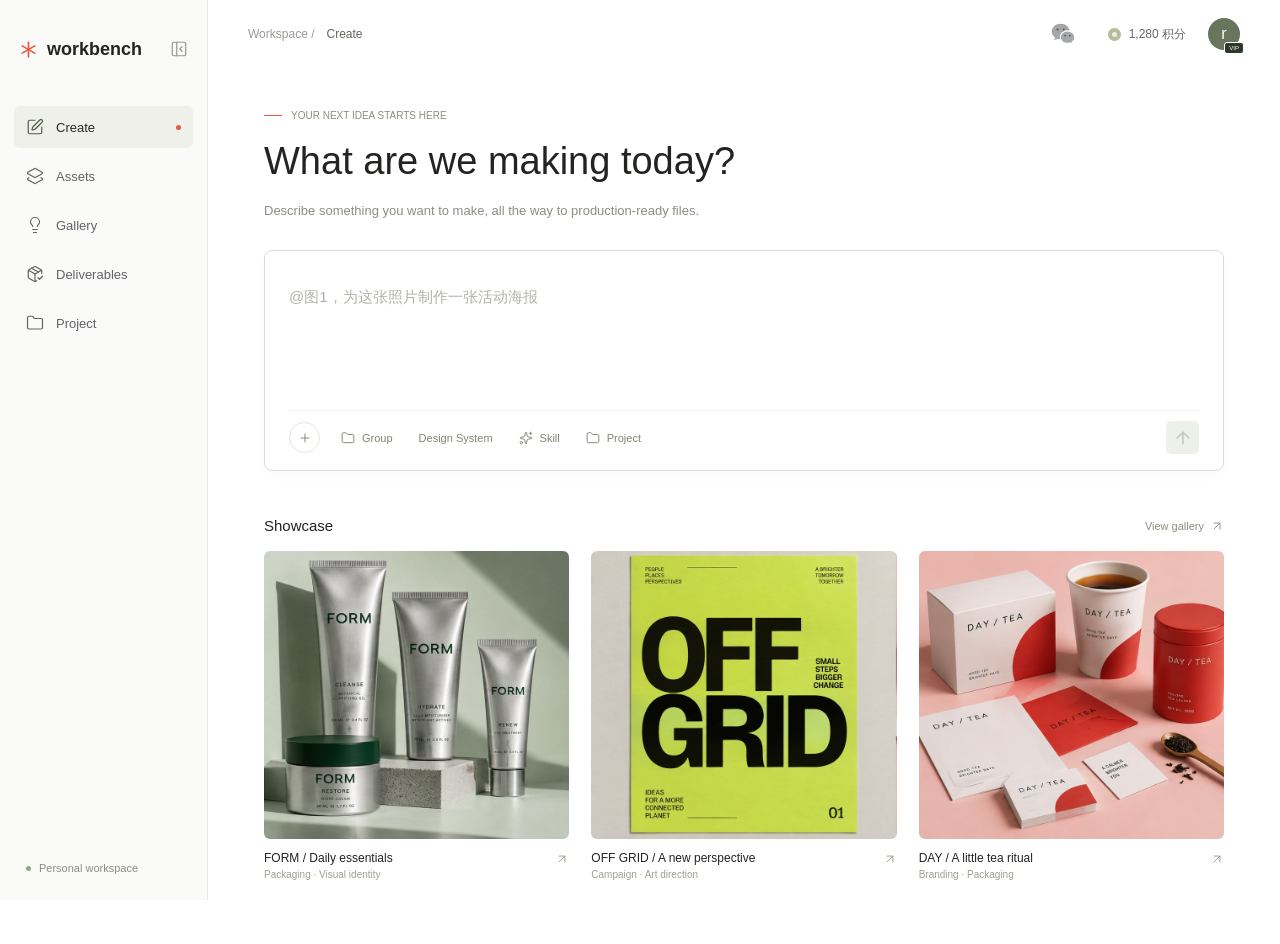
<file: index.html>
<!doctype html>
<html lang="zh-CN">
<head>
  <meta charset="utf-8">
  <meta name="viewport" content="width=device-width, initial-scale=1">
  <title>Workbench V0.4.2</title>
  <script>
    const target = new URL('workbench-v042-additions.html', location.href);
    target.search = location.search;
    target.hash = location.hash || '#create';
    location.replace(target.href);
  </script>
</head>
<body><a href="workbench-v042-additions.html#create">打开 Workbench</a></body>
</html>
</file>
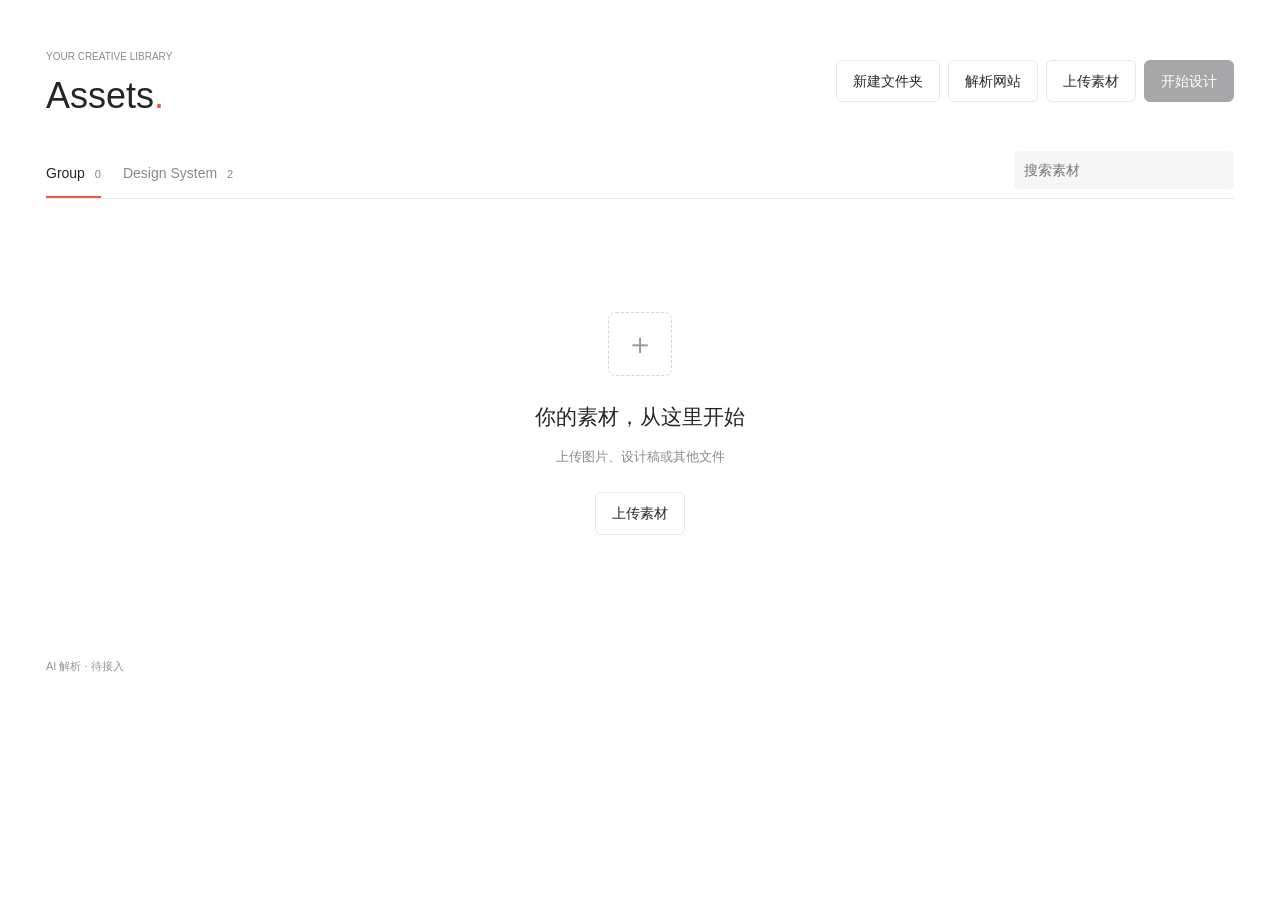
<file: assets.html>
<!doctype html><html lang="zh-CN"><head><meta charset="utf-8"><meta name="viewport" content="width=device-width,initial-scale=1"><title>Assets</title><link rel="stylesheet" href="assets.css"></head><body>
<main><header class="assets-head"><div><span class="eyebrow">YOUR CREATIVE LIBRARY</span><h1>Assets<span>.</span></h1></div><div class="actions"><button id="new-folder">新建文件夹</button><button id="website">解析网站</button><button id="upload">上传素材</button><button id="start" class="primary" disabled>开始设计</button></div></header>
<nav class="asset-tabs"><button data-tab="group" class="active">Group <small id="file-count">0</small></button><button data-tab="ds">Design System <small id="ds-count">0</small></button><input id="search" type="search" placeholder="搜索素材" aria-label="搜索素材"></nav>
<div id="selection-actions" hidden role="toolbar" aria-label="所选素材操作"><button id="clear-selection" title="取消选择" aria-label="取消选择"><i data-lucide="x"></i></button><span id="selected-count" role="status"></span><button id="select-all">全选</button><button id="analyze-selected">解析为 DS</button><button id="rename" title="重命名" aria-label="重命名"><i data-lucide="pencil"></i></button><button id="move"><i data-lucide="folder-input"></i>移动</button><button id="download" title="下载原文件" aria-label="下载原文件"><i data-lucide="download"></i></button><button id="delete" class="danger"><i data-lucide="trash-2"></i>删除</button></div>
<section id="group-view"><div id="folder-breadcrumb"></div><div id="group-grid" class="grid"><div id="folder-grid"></div><div id="file-grid"></div></div><div id="empty" class="empty"><span class="empty-symbol">＋</span><h2>你的素材，从这里开始</h2><p>上传图片、设计稿或其他文件</p><button id="empty-upload">上传素材</button></div></section>
<section id="ds-view" hidden><div id="ds-grid" class="grid"></div></section>
<button id="ai-config" class="ai-status">AI 解析 · 待接入</button>
</main><input id="file-input" type="file" multiple hidden><dialog id="asset-dialog"><header><h2 id="modal-title"></h2><button id="close-modal" aria-label="关闭">×</button></header><div id="modal-body"></div></dialog><div id="message" role="status" aria-live="polite"></div>
<script src="heytea-ds.js"></script><script src="heytea-vi-proposal.js"></script><script src="ds-data.js"></script><script src="ds-vi.js"></script><script src="lucide.min.js"></script><script src="assets.js"></script></body></html>
</file>
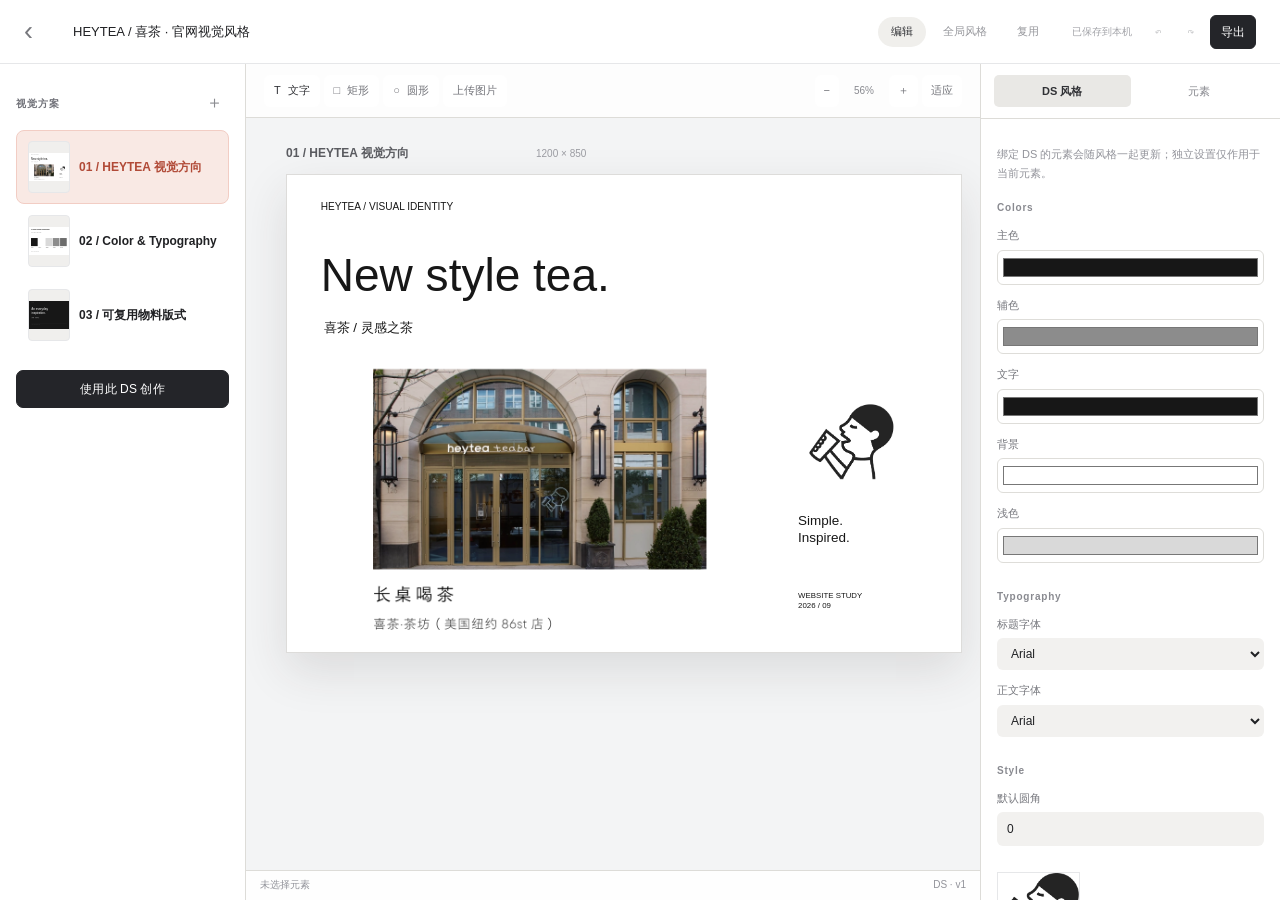
<file: ds-studio.html>
<!doctype html>
<html lang="zh-CN">
<head><meta charset="utf-8"><meta name="viewport" content="width=device-width,initial-scale=1"><title>DS Studio</title><link rel="stylesheet" href="ds-studio.css"><style>
:root{--accent:#eb5b42;--ink:#202124;--muted:#92939a;--line:#e7e6e3;--soft:#f0efec;--panel:#faf9f7;--canvas:#eeece8}*{border-color:var(--line)}body{background:#f6f5f2;color:var(--ink);font-family:Inter,-apple-system,BlinkMacSystemFont,"Segoe UI",sans-serif}.app-header{height:68px;padding:0 24px;background:rgba(255,255,255,.94);border-bottom:1px solid #dddcd8;gap:18px}.back{width:26px;color:#77787d;font-size:27px}.wordmark{font-size:15px;letter-spacing:.04em}.wordmark span{font-weight:400;color:#9b9c9f}.app-header #document-name{max-width:240px;height:34px;padding:5px 10px;font-size:13px;background:transparent;border:1px solid transparent}.app-header #document-name:focus{background:#fff;border-color:#d9d8d5}.app-header #save-status{border-left:0;padding-left:0;font-size:10px;color:#a2a3a8}.header-actions{gap:5px}.header-actions button{height:34px;min-height:34px;border-radius:6px;background:transparent;border-color:transparent;color:#77787d;font-size:12px}.header-actions button:hover{background:#f0efec;color:#393a3f}.header-actions #present{border-color:#dbdad7;background:#fff;color:#3e3f43}.header-actions #export{background:#242529;border-color:#242529;color:#fff}.studio{grid-template-columns:246px minmax(0,1fr) 300px;height:calc(100dvh - 68px);background:var(--canvas)}.library{padding:22px 16px;background:rgba(250,249,247,.94);border-right:1px solid #dddcd8;gap:10px}.section-heading{padding:0 3px}.section-heading h2{color:#717279;font-size:10px;letter-spacing:.09em}.section-heading button{width:30px;height:30px;border-radius:50%;font-size:17px;color:#8b8c91}.section-heading button:hover{background:#efeeeb}.library-item{border-radius:8px;padding:10px 11px;margin:0;border:1px solid transparent}.library-item:hover{background:#f1f0ed}.library-item.selected{background:#f9e9e4;border-color:#f2cdc4;color:#b14a37}.library-item strong{font-size:12px;font-weight:600}.library-item small{font-size:10px}.library-actions{gap:7px}.library-actions button{height:30px;min-height:30px;border-color:#deddd9;background:#fff;border-radius:6px;font-size:10px}.boards-heading{padding-top:20px;margin-top:10px}.board-mini{width:42px;height:52px;border-radius:4px;background:#f0efed}.use-ds{height:38px;min-height:38px;border-radius:7px;background:#242529;border-color:#242529;font-size:12px;letter-spacing:.01em}.use-ds:hover{background:#3b3c40}.library-bottom{padding-top:25px}.workspace{background:var(--canvas)}.canvas-toolbar{min-height:54px;padding:10px 18px;background:rgba(255,255,255,.86);border-bottom:1px solid #dddcd8}.tools button,.zoom button{height:32px;min-height:32px;border-radius:6px;color:#73747a;font-size:11px}.tools button{padding:4px 9px}.tools button:hover,.zoom button:hover{background:#e8e7e4;color:#343539}.tools #add-text{color:#343539}.zoom output{color:#88898f;font-size:10px}#canvas-scroll{padding:26px 40px 66px}.board-caption{max-width:850px;margin-bottom:12px}.board-caption #board-name{font-size:12px;font-weight:600;color:#5a5b60}.board-caption #board-dimensions{font-size:10px;color:#9b9ca2}#board-wrapper{box-shadow:0 18px 44px rgba(46,45,41,.12);border:1px solid #dddcda}.canvas-footer{height:30px;background:rgba(255,255,255,.94);border-top:1px solid #dddcd8}.inspector{background:rgba(250,249,247,.97);border-left:1px solid #dddcd8}.inspector-tabs{padding:11px 13px;background:rgba(250,249,247,.97);border-bottom:1px solid #dddcd8}.inspector-tabs button{height:32px;min-height:32px;font-size:11px;color:#86878d}.inspector-tabs [aria-selected=true]{background:#e9e8e5;color:#303135}.property-section{margin-bottom:26px}.property-section h3{font-size:10px;letter-spacing:.08em;color:#898a90}.field{font-size:11px;color:#77787e}.field input,.field select,.field textarea{background:#f2f1ef;border-color:transparent;border-radius:6px}.field input:focus,.field select:focus,.field textarea:focus{background:#fff;border-color:#d6d5d1}.field input[type=color]{background:#fff;border:1px solid #deddd9}.layer{border-radius:6px;color:#66676d}.layer:hover{background:#efeeeb}.layer.selected{background:#f9e9e4;border-color:#f2cdc4;color:#a94734}.primary{background:#242529;border-color:#242529}.primary:hover{background:#3c3d41}.dialog-shell{background:#faf9f7;border-radius:10px}.dialog-options button{background:#fff;border-color:#dfdedb;border-radius:7px}.dialog-options button:hover{background:#f0efec}.presentation{background:#f6f5f2}.presentation-title{font-weight:500;letter-spacing:-.01em}.presentation img{border-radius:3px;box-shadow:0 14px 34px rgba(46,45,41,.12)}
@media(max-width:1100px){.studio{grid-template-columns:200px minmax(0,1fr) 256px}.library{padding:18px 12px}.app-header{padding:0 16px;gap:12px}.ds-topnav{display:none}}
@media(max-width:760px){.app-header{height:auto;min-height:66px;padding:10px 14px}.studio{height:auto}.library{padding:14px 12px}.workspace{height:540px}.inspector{border-left:0;border-top:1px solid #dddcd8}#canvas-scroll{padding:20px 16px 45px}}
.ds-topnav{display:flex;align-items:center;gap:4px;margin-left:auto;margin-right:8px}.ds-topnav button{min-height:30px;border:0;border-radius:999px;padding:4px 13px;background:transparent;color:#96979c;font-size:11px}.ds-topnav button:hover,.ds-topnav button.selected{background:#f0efec;color:#343539}.app-header .header-actions{margin-left:0}
</style><link rel="stylesheet" href="ds-focus.css"></head>
<body>
<header class="app-header"><a class="back" href="workbench-v042-additions.html#assets" title="返回 Assets" aria-label="返回 Assets">‹</a><b class="wordmark">DS<span>Studio</span></b><input id="document-name" aria-label="DS 名称" placeholder="未命名 DS" maxlength="120"><nav class="ds-topnav" aria-label="DS 工作区"><button class="selected">视觉方案</button><button>风格规则</button><button>资产</button></nav><span id="save-status" role="status">正在打开</span><div class="header-actions"><button id="undo" title="撤销" aria-label="撤销">↶</button><button id="redo" title="重做" aria-label="重做">↷</button><button id="present">提案预览</button><button id="export">导出</button></div></header>
<div class="studio">
<aside class="library"><div class="section-heading"><h2>Design System</h2><button id="new-document" title="新建 DS" aria-label="新建 DS">＋</button></div><div id="documents"></div><div class="library-actions"><button id="import">导入备份</button><button id="duplicate">复制 DS</button></div><div class="section-heading boards-heading"><h2>视觉方案</h2><button id="add-board" aria-label="新增画板" title="新增画板">＋</button></div><div id="boards"></div><button class="use-ds" id="reuse">使用此 DS 创作</button><div class="library-bottom"><button id="delete-document" class="danger">删除 DS</button><span>本机保存</span></div></aside>
<main class="workspace"><div class="canvas-toolbar"><div class="tools"><button id="add-text">T <span>文字</span></button><button id="add-rect" title="添加矩形">□ <span>矩形</span></button><button id="add-ellipse" title="添加圆形">○ <span>圆形</span></button><button id="add-image">上传图片</button></div><div class="zoom"><button id="zoom-out" aria-label="缩小">−</button><output id="zoom-label">100%</output><button id="zoom-in" aria-label="放大">＋</button><button id="fit">适应</button></div></div><div id="canvas-scroll"><div class="board-caption"><input id="board-name" aria-label="画板名称" maxlength="120"><span id="board-dimensions"></span></div><div id="board-wrapper"><svg id="artboard" xmlns="http://www.w3.org/2000/svg" role="img" aria-label="可编辑设计画板" tabindex="0"></svg></div></div><footer class="canvas-footer"><span id="selection-status">未选择元素</span><span id="version-status"></span></footer></main>
<aside class="inspector"><div class="inspector-tabs" role="tablist"><button role="tab" id="style-tab" aria-selected="true">DS 风格</button><button role="tab" id="element-tab" aria-selected="false">元素</button></div><div id="inspector-content"></div></aside>
</div>
<div id="toast" role="status" aria-live="polite"></div><dialog id="dialog"><form method="dialog" class="dialog-shell"><header><h2 id="dialog-title"></h2><button value="cancel" class="close" aria-label="关闭">×</button></header><div id="dialog-content"></div></form></dialog>
<input type="file" id="image-file" accept="image/png,image/jpeg,image/webp,image/gif" hidden><input type="file" id="json-file" accept=".json,application/json" hidden>
<script src="lucide.min.js"></script><script src="pdf-lib.min.js"></script><script src="heytea-ds.js"></script><script src="heytea-vi-proposal.js"></script><script src="ds-data.js"></script><script src="ds-vi.js"></script><script src="ds-studio.js"></script>
</body></html>
</file>
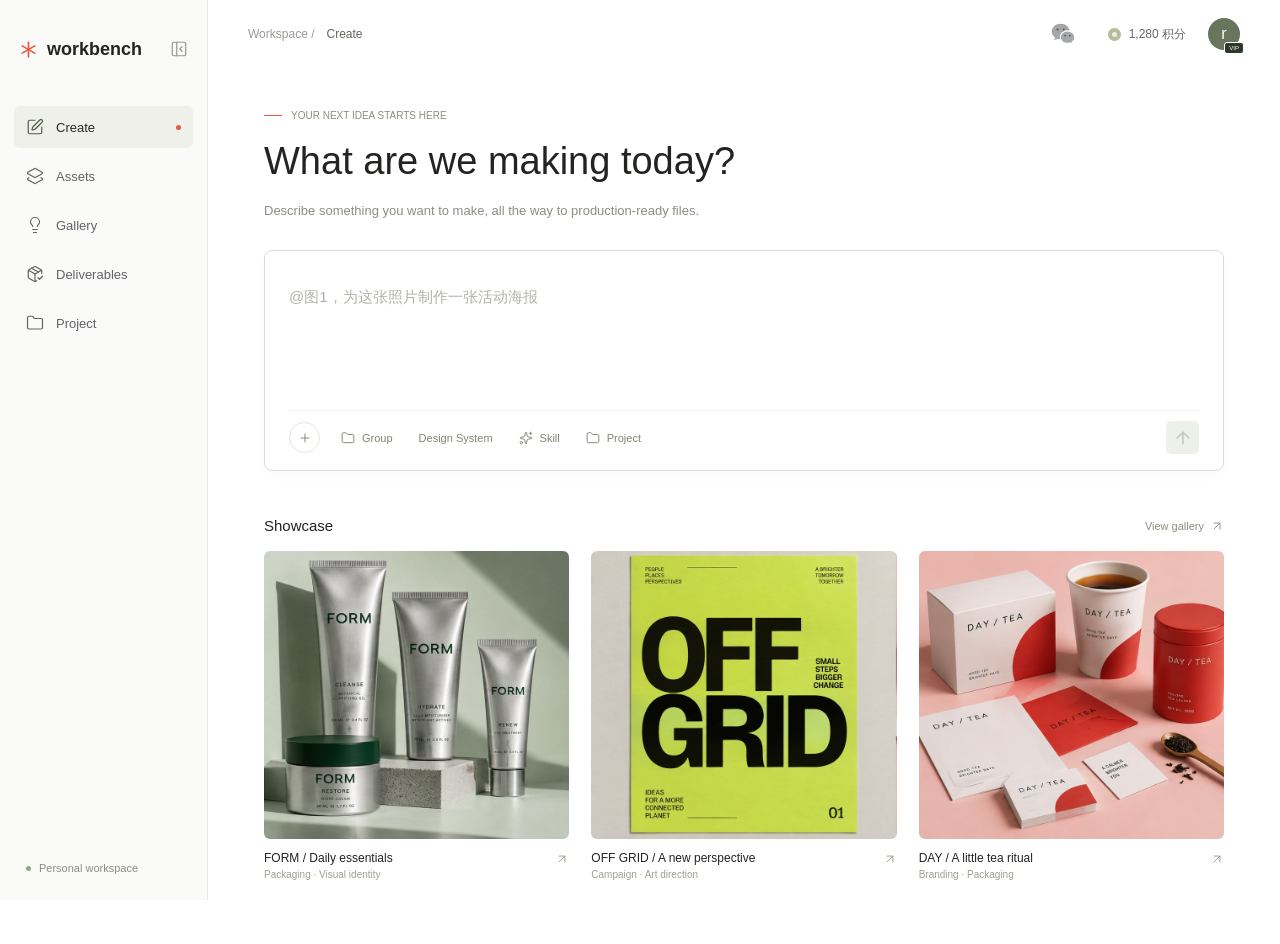
<file: workbench-v042-additions.html>
<!doctype html>
<html lang="zh-CN">
<head>
<meta charset="utf-8"><meta name="viewport" content="width=device-width,initial-scale=1"><title>Workbench V0.4.2 Static Prototype</title>
<style>
:root{--accent:#ff4d2e;--ink:#28292d;--text:#606166;--muted:#999a9f;--line:#e8e8ea;--soft:#f6f6f7;--warm:#fff8f5;--shadow:0 14px 36px rgba(28,28,32,.09)}*{box-sizing:border-box}html{scroll-behavior:smooth}body{margin:0;color:var(--ink);background:#fff;font-family:Inter,ui-sans-serif,system-ui,-apple-system,"Segoe UI",sans-serif;letter-spacing:0}a{color:inherit;text-decoration:none}button,select{font:inherit}.icon{width:20px;height:20px;fill:none;stroke:currentColor;stroke-width:1.8;stroke-linecap:round;stroke-linejoin:round}.app{display:grid;grid-template-columns:256px minmax(0,1fr);min-height:100vh}.sidebar{position:fixed;inset:0 auto 0 0;width:256px;height:100vh;padding:20px 14px;border-right:1px solid var(--line);background:linear-gradient(180deg,#fff,var(--warm));z-index:20}.brand{height:54px;display:flex;align-items:center;justify-content:space-between;padding:0 8px 14px}.brand-mark{color:var(--accent);font-size:24px;font-weight:900}.collapse{width:20px;height:20px;border:2px solid #a1a1a5;border-radius:5px;position:relative}.collapse:after{content:"";position:absolute;inset:0 auto 0 7px;border-left:2px solid #a1a1a5}.nav{display:grid;gap:6px}.nav-link{height:48px;padding:0 14px;border-radius:12px;display:flex;align-items:center;gap:13px;color:#626368;font-weight:650}.nav-link:hover,.nav-link.active{color:#202126;background:#fff;box-shadow:0 8px 22px rgba(30,30,34,.06)}.nav-link.active .icon{color:var(--accent)}.side-note{position:absolute;left:26px;bottom:24px;color:#aaaab0;font-size:12px;line-height:1.5}.main{grid-column:2;min-width:0}.topbar{height:72px;position:sticky;top:0;z-index:15;padding:0 32px;border-bottom:1px solid rgba(232,232,234,.85);background:rgba(255,255,255,.94);display:flex;justify-content:flex-end;align-items:center}.account{display:flex;align-items:center;gap:10px;position:relative}.credits{height:40px;padding:0 14px;border:1px solid var(--line);border-radius:10px;display:flex;align-items:center;gap:8px;color:#68696e;font-size:13px;font-weight:650}.coin{width:14px;height:14px;border-radius:50%;background:var(--accent);box-shadow:inset 0 0 0 4px #ffb09f}.avatar{width:42px;height:42px;border-radius:11px;background:#119b88;color:#fff;display:grid;place-items:center;font-weight:780;position:relative}.vip{position:absolute;right:-6px;bottom:-5px;padding:2px 4px;border:2px solid #fff;border-radius:6px;background:#202126;color:#fff;font-size:8px}.account-menu{position:absolute;right:0;top:48px;width:256px;padding:10px;border:1px solid var(--line);border-radius:14px;background:#fff;box-shadow:var(--shadow);opacity:0;visibility:hidden;transform:translateY(5px);transition:.18s ease}.account:hover .account-menu,.account:focus-within .account-menu{opacity:1;visibility:visible;transform:none}.account-head{padding:8px 8px 12px;border-bottom:1px solid var(--line);display:flex;gap:11px}.account-id{font-weight:730}.account-type{margin-top:3px;color:var(--muted);font-size:12px}.menu-row{height:38px;padding:0 10px;border-radius:8px;display:flex;align-items:center;color:#5f6065;font-size:13px}.menu-row:hover{background:var(--soft)}.menu-row.danger{height:44px;margin-top:5px;padding-top:5px;border-top:1px solid var(--line);border-radius:0;color:#c75042}.page{min-height:calc(100vh - 72px);padding:42px 48px 72px;scroll-margin-top:72px}.inner{max-width:1180px;margin:auto}.page-head{margin-bottom:28px;display:flex;align-items:flex-end;justify-content:space-between;gap:24px}.eyebrow{margin-bottom:8px;color:var(--muted);font-size:12px;font-weight:750;text-transform:uppercase}.page-title{margin:0 0 8px;font-size:30px;line-height:1.15}.page-sub{margin:0;color:var(--muted);font-size:14px}.actions{display:flex;align-items:center;gap:9px;flex-wrap:wrap}.btn{height:42px;padding:0 15px;border:1px solid #dfdfe2;border-radius:9px;background:#fff;color:#64656a;font-weight:680;display:inline-flex;align-items:center;justify-content:center;gap:8px}.btn.primary{border-color:var(--accent);background:var(--accent);color:#fff}.select,.search{height:40px;border:1px solid #dfdfe2;border-radius:9px;background:#fff;color:#73747a}.select{padding:0 13px}.search{width:230px;padding:0 12px;display:flex;align-items:center;gap:8px;font-size:13px}
.create-page{min-height:calc(100vh - 72px);padding-top:20px;display:grid;align-content:center}.hero{text-align:center;margin-bottom:36px}.hero h1{margin:0 0 14px;font-size:42px;line-height:1.1;font-weight:780}.hero h1 span{position:relative}.hero h1 span:after{content:"";position:absolute;left:5px;right:0;bottom:-6px;height:4px;border-radius:999px;background:var(--accent);transform:rotate(-3deg)}.hero p{margin:0;color:#aaaab0;font-size:17px}.composer{max-width:920px;margin:auto;padding:22px;border:1px solid #e4e4e6;border-radius:18px;background:#fff;box-shadow:var(--shadow)}.composer-body{min-height:122px;display:flex;gap:18px}.stack{width:100px;height:100px;position:relative;flex:none}.stack-card{position:absolute;width:78px;height:92px;border:3px solid #fff;border-radius:12px;box-shadow:0 7px 18px rgba(25,25,30,.13);background:linear-gradient(145deg,#ffd3c9,#b7c7e7 55%,#edf1e9)}.stack-card:first-child{left:16px;top:5px;transform:rotate(7deg)}.stack-card:nth-child(2){left:8px;top:8px;transform:rotate(-4deg);background:linear-gradient(135deg,#d8e7dc,#f2afa2 60%,#5e6472)}.stack-count{position:absolute;right:-1px;bottom:0;width:28px;height:28px;border:2px solid #fff;border-radius:50%;background:#2d2e33;color:#fff;display:grid;place-items:center;font-size:11px;font-weight:750}.prompt{padding:4px;flex:1;color:#b1b1b5;font-size:16px;line-height:1.7}.prompt strong{color:#85868b;font-weight:650}.toolbar{display:flex;align-items:center;gap:8px;flex-wrap:wrap}.tool{height:38px;padding:0 13px;border:1px solid #e4e4e6;border-radius:999px;background:#fff;color:#7f8085;display:flex;align-items:center;gap:7px;font-size:14px;font-weight:650}.tool.add{width:38px;padding:0;justify-content:center;font-size:25px}.send{width:42px;height:42px;margin-left:auto;border:0;border-radius:10px;background:#e9e9eb;color:#aaaab0}.example-row{max-width:920px;margin:22px auto 0;display:grid;grid-template-columns:repeat(3,1fr);gap:12px}.example{padding:14px;border:1px solid var(--line);border-radius:10px;color:#7b7c81;font-size:13px;line-height:1.45}.example b{display:block;margin-bottom:4px;color:#505156}
.asset-layout{min-height:600px;border:1px solid var(--line);border-radius:14px;overflow:hidden;background:#fff;display:grid;grid-template-columns:210px minmax(0,1fr)}.folders{padding:18px 12px;border-right:1px solid var(--line);background:#fafafa}.folder-title{padding:0 10px 12px;color:#999a9f;font-size:12px;font-weight:750}.folder{height:42px;padding:0 10px;border-radius:8px;display:flex;align-items:center;gap:10px;color:#68696e;font-size:14px;font-weight:620}.folder.active{background:#fff;color:#292a2e;box-shadow:0 4px 14px rgba(30,30,35,.05)}.count{margin-left:auto;color:#aaaab0;font-size:11px}.asset-content{padding:20px}.content-tools{margin-bottom:18px;display:flex;align-items:center;justify-content:space-between;gap:16px}.content-tools h2{margin:0;font-size:19px}.asset-grid{display:grid;grid-template-columns:repeat(4,minmax(0,1fr));gap:14px}.asset-card{min-width:0;padding:8px;border:1px solid var(--line);border-radius:11px;background:#fff}.asset-card.new{border-style:dashed;display:grid;place-items:center;min-height:164px;text-align:center;color:#7d7e83}.asset-art{aspect-ratio:1.2;border-radius:8px;background:linear-gradient(145deg,#ffd6ce,#f1f2f4 52%,#b9c7e5);position:relative}.asset-card:nth-child(2) .asset-art{background:linear-gradient(135deg,#d9eade 0 38%,#f0b4aa 39% 66%,#5c606d 67%)}.asset-art.doc{display:grid;place-items:center;background:#f4f4f5}.doc{width:54%;height:72%;padding:13px 9px;border:1px solid #dddde0;border-radius:5px;background:#fff}.line{height:4px;margin-bottom:7px;border-radius:3px;background:#dadade}.check{position:absolute;top:9px;right:9px;width:22px;height:22px;border:2px solid #fff;border-radius:6px;background:var(--accent);color:#fff;display:grid;place-items:center;font-size:12px}.asset-meta{padding:9px 2px 2px}.asset-name{overflow:hidden;text-overflow:ellipsis;white-space:nowrap;color:#4f5055;font-size:13px;font-weight:680}.asset-detail{margin-top:4px;color:#a0a1a5;font-size:11px}.plus{width:44px;height:44px;margin:0 auto 9px;border-radius:50%;background:#f1f1f2;display:grid;place-items:center;font-size:25px}.selected-bar{grid-column:1/-1;padding:10px 12px;border:1px solid #e5e5e8;border-radius:10px;background:#fafafa;display:flex;align-items:center;gap:9px;color:#77787d;font-size:13px}.selected-bar strong{margin-right:auto;color:#34353a}.mini{height:34px;padding:0 12px;border:1px solid #dddde0;border-radius:8px;background:#fff;color:#65666b;font-weight:640}.mini.danger{color:#ca4f40}.ds-section{margin-top:22px;padding-top:18px;border-top:1px solid var(--line)}.ds-head{display:flex;align-items:center;justify-content:space-between;margin-bottom:12px}.ds-head h3{margin:0;font-size:16px}.ds-grid{display:grid;grid-template-columns:repeat(3,1fr);gap:12px}.ds-card{min-height:130px;padding:14px;border:1px solid var(--line);border-radius:11px;background:#fff}.ds-card.new{border-style:dashed;display:grid;place-items:center;text-align:center;color:#77787d}.ds-card h4{margin:0 0 7px;font-size:14px}.ds-card p{margin:0;color:#98999e;font-size:11px;line-height:1.5}.swatches{display:flex;gap:5px;margin-top:12px}.swatch{width:20px;height:20px;border-radius:5px;background:#ff4d2e}.swatch:nth-child(2){background:#25262b}.swatch:nth-child(3){background:#e8e8ea}.swatch:nth-child(4){background:#129a88}.source{display:inline-flex;margin-bottom:8px;padding:3px 7px;border-radius:5px;background:#f3f3f4;color:#7d7e83;font-size:9px;font-weight:720}.source.manual{background:#fff0ec;color:#c95240}.upload-modal{margin-top:22px;padding:20px;border:1px solid var(--line);border-radius:14px;background:#fff;box-shadow:0 12px 32px rgba(28,28,32,.07)}.modal-title{margin-bottom:5px;font-size:18px;font-weight:730}.modal-sub{margin-bottom:16px;color:var(--muted);font-size:13px}.choices{display:grid;grid-template-columns:1fr 1fr;gap:12px}.choice{padding:16px;border:1px solid var(--line);border-radius:11px;display:flex;gap:13px}.choice.active{border-color:rgba(255,77,46,.5);background:#fff9f7}.choice-icon{width:42px;height:42px;flex:none;border-radius:10px;background:#f3f3f4;color:#68696e;display:grid;place-items:center}.choice.active .choice-icon{background:#ffe9e3;color:var(--accent)}.choice h3{margin:1px 0 5px;font-size:14px}.choice p{margin:0;color:#8e8f94;font-size:12px;line-height:1.5}
.card-grid{display:grid;grid-template-columns:repeat(3,minmax(0,1fr));gap:18px}.card{overflow:hidden;border:1px solid var(--line);border-radius:12px;background:#fff}.art{aspect-ratio:1.38;background:linear-gradient(145deg,#ffd7ce,#aebde2 52%,#f0eee8)}.card:nth-child(2) .art{background:linear-gradient(135deg,#1f2025 0 38%,#f0b0a4 39% 67%,#d9eadf 68%)}.card:nth-child(3) .art{background:linear-gradient(155deg,#e8e8ea 0 36%,#ffcabf 37% 63%,#b7c2e8 64%)}.copy{padding:14px}.copy h3{margin:0 0 6px;font-size:15px}.copy p{margin:0;color:#96979c;font-size:12px;line-height:1.5}.tag{display:inline-flex;height:24px;margin-bottom:8px;padding:0 8px;border-radius:6px;background:#f3f3f4;color:#77787d;align-items:center;font-size:10px;font-weight:700}.project-card.new{min-height:238px;border-style:dashed;display:grid;place-items:center;text-align:center;color:#7f8085}.project-preview{height:158px;padding:18px;background:#f3f3f4}.mini-canvas{height:100%;border:1px solid #dddde0;border-radius:8px;background:#fff;box-shadow:0 8px 18px rgba(30,30,34,.07)}.files{display:grid;gap:12px}.file-row{padding:16px;border:1px solid var(--line);border-radius:11px;display:grid;grid-template-columns:44px 1fr auto;align-items:center;gap:13px}.file-icon{width:42px;height:42px;border-radius:9px;background:#f2f2f3;color:#77787d;display:grid;place-items:center;font-size:11px;font-weight:750}.file-row h3{margin:0 0 5px;font-size:14px}.file-row p{margin:0;color:#999a9f;font-size:12px}.canvas-shell{min-height:600px;border:1px solid var(--line);border-radius:14px;overflow:hidden;background:#f5f5f6;display:grid;grid-template-columns:210px 1fr 240px}.canvas-left,.canvas-right{padding:18px;background:#fff}.canvas-left{border-right:1px solid var(--line)}.canvas-right{border-left:1px solid var(--line)}.step{height:42px;color:#8e8f94;display:flex;align-items:center;font-size:13px}.step.active{color:var(--accent);font-weight:700}.stage{padding:36px;display:grid;place-items:center}.artboard{width:min(520px,85%);aspect-ratio:4/3;border:1px solid #dddde0;background:#fff;box-shadow:0 18px 45px rgba(30,30,34,.1);color:#aaaab0;display:grid;place-items:center;font-weight:700}.property{padding:12px 0;border-bottom:1px solid var(--line);color:#77787d;font-size:12px}.property strong{display:block;margin-bottom:5px;color:#46474c}.mobile-nav{display:none}.return{position:fixed;right:18px;bottom:18px;z-index:40;padding:10px 12px;border-radius:10px;background:#292a2f;color:#fff;font-size:11px;box-shadow:0 8px 24px rgba(0,0,0,.18)}
/* Existing Project area retained in the sidebar */
.sidebar-project{margin-top:20px;padding-top:14px;border-top:1px solid rgba(232,232,234,.72)}.sidebar-project-head{height:36px;padding:0 10px;display:flex;align-items:center;color:#aaaab0;font-size:13px;font-weight:720}.sidebar-project-actions{margin-left:auto;display:flex;align-items:center;gap:13px;font-size:19px}.sidebar-project-list{max-height:calc(100vh - 440px);overflow:hidden}.sidebar-project-item{padding:9px 10px 11px;border-radius:9px;color:#66676c}.sidebar-project-item.active{background:rgba(255,255,255,.84)}.sidebar-project-title{display:flex;align-items:center;gap:9px;font-size:13px;font-weight:650}.sidebar-project-meta{padding:7px 0 0 29px;color:#a2a3a8;font-size:10px}.sidebar-project .icon{width:17px;height:17px}.project-toolbar{display:flex;align-items:center;gap:9px}.select-mode{height:42px;padding:0 13px;border:1px solid #dfdfe2;border-radius:9px;background:#fff;color:#5e5f64;font-weight:650;display:flex;align-items:center;gap:7px}
/* Assets category landing and upload-success state */
.avatar{border-radius:50%}.asset-hub{display:grid;grid-template-columns:repeat(3,minmax(0,1fr));gap:16px}.asset-type{min-width:0;padding:18px;border:1px solid var(--line);border-radius:14px;background:#fff}.asset-type-head{display:flex;align-items:center;gap:12px;margin-bottom:18px}.type-icon{width:44px;height:44px;flex:none;border-radius:10px;display:grid;place-items:center;background:#fff0ec;color:var(--accent)}.asset-type:nth-child(2) .type-icon{background:#f0f1ff;color:#6570c8}.asset-type:nth-child(3) .type-icon{background:#eff7f2;color:#4f8760}.asset-type h2{margin:0 0 3px;font-size:18px}.asset-type-head p{margin:0;color:var(--muted);font-size:11px}.folder-grid{display:grid;gap:8px}.folder-card{height:58px;padding:0 12px;border:1px solid #ededee;border-radius:9px;background:#fafafa;display:flex;align-items:center;gap:10px}.folder-icon{width:32px;height:32px;border-radius:7px;background:#fff;border:1px solid #e5e5e7;display:grid;place-items:center;color:#85868b}.folder-copy{min-width:0}.folder-copy strong{display:block;overflow:hidden;text-overflow:ellipsis;white-space:nowrap;color:#57585d;font-size:12px}.folder-copy span{display:block;margin-top:3px;color:#a0a1a5;font-size:10px}.folder-more{height:42px;border:1px dashed #dddddf;border-radius:9px;color:#8b8c91;display:grid;place-items:center;font-size:11px}.upload-modal{max-width:980px;margin:28px auto 0;padding:0;overflow:hidden}.upload-modal-head{height:64px;padding:0 22px;border-bottom:1px solid var(--line);display:flex;align-items:center;justify-content:space-between}.upload-modal-head strong{font-size:19px}.modal-close{color:#999;font-size:25px}.upload-modal-body{padding:22px}.upload-file{min-height:72px;padding:12px 14px;border:1px solid #e5e5e7;border-radius:11px;background:#fafafa;display:flex;align-items:center;gap:12px}.file-badge{width:44px;height:52px;border-radius:8px 8px 6px 6px;background:#ff7257;color:#fff;display:grid;place-items:center;font-size:10px;font-weight:800}.upload-file strong{display:block;font-size:14px}.upload-file span{display:block;margin-top:4px;color:#929398;font-size:11px}.process-label{margin:22px 0 10px;color:#9b9ca1;font-size:12px;font-weight:700}.choice{min-height:150px;position:relative}.choice.selected{border-color:var(--accent);box-shadow:inset 0 0 0 1px var(--accent)}.selected-dot{position:absolute;right:14px;top:14px;width:24px;height:24px;border-radius:50%;background:var(--accent);color:#fff;display:grid;place-items:center;font-size:13px}.cost{display:inline-flex;margin-top:14px;padding:5px 9px;border-radius:8px;background:#f3f3f4;color:#77787d;font-size:10px;font-weight:700}.free{color:#508348;background:#eef6eb}.upload-modal-foot{height:70px;padding:0 22px;border-top:1px solid var(--line);display:flex;align-items:center;justify-content:flex-end;gap:10px}.upload-modal-foot .btn{min-width:96px}.upload-modal-foot .foot-note{margin-right:auto;color:#88898e;font-size:11px}
@media(max-width:1100px){.app{grid-template-columns:220px 1fr}.sidebar{width:220px}.page{padding:34px 28px 60px}.asset-hub{grid-template-columns:1fr 1fr}.asset-type:last-child{grid-column:1/-1}.asset-grid{grid-template-columns:repeat(3,1fr)}.canvas-shell{grid-template-columns:170px 1fr}.canvas-right{display:none}}
@media(max-width:760px){.app{display:block}.sidebar{display:none}.main{grid-column:1}.topbar{padding:0 16px}.credits{padding:0 10px}.page{padding:26px 16px 88px}.page-head{align-items:flex-start;flex-direction:column}.hero h1{font-size:31px}.hero p{font-size:14px}.composer{padding:16px}.composer-body{min-height:112px}.stack{width:76px}.stack-card{width:62px;height:76px}.prompt{font-size:15px}.toolbar .tool:nth-of-type(n+4){display:none}.example-row{grid-template-columns:1fr}.asset-hub{grid-template-columns:1fr}.asset-type:last-child{grid-column:auto}.asset-layout{grid-template-columns:1fr}.folders{display:none}.asset-content{padding:14px}.asset-grid{grid-template-columns:repeat(2,1fr);gap:10px}.content-tools .search{display:none}.choices,.ds-grid{grid-template-columns:1fr}.choice{min-height:132px}.upload-modal-body{padding:16px}.upload-modal-foot{padding:0 16px}.upload-modal-foot .foot-note{display:none}.card-grid{grid-template-columns:1fr}.canvas-shell{grid-template-columns:1fr;min-height:520px}.canvas-left,.canvas-right{display:none}.stage{padding:18px}.artboard{width:94%}.mobile-nav{position:fixed;z-index:30;left:0;right:0;bottom:0;height:68px;border-top:1px solid var(--line);background:#fff;display:flex;justify-content:space-around;align-items:center}.mobile-nav a{color:#77787d;font-size:10px;text-align:center}.mobile-nav .icon{display:block;width:18px;height:18px;margin:0 auto 4px}.return{display:none}}
.canvas-current{position:relative;min-height:680px;border:1px solid var(--line);border-radius:14px;overflow:hidden;background:#f5f6f7;display:grid;grid-template-columns:minmax(0,1fr) 36%}.canvas-avatar{position:absolute;right:16px;top:14px;z-index:4;box-shadow:0 4px 12px rgba(25,25,30,.14)}.canvas-surface{position:relative;background-color:#f5f6f7;background-image:radial-gradient(#d9dade 1px,transparent 1px);background-size:24px 24px}.canvas-top-tools{position:absolute;left:14px;top:14px;height:46px;padding:0 14px;border:1px solid #e1e1e4;border-radius:12px;background:#fff;box-shadow:0 5px 14px rgba(28,28,32,.06);display:flex;align-items:center;gap:12px;color:#4d4e53;font-size:13px;font-weight:680}.undo-set{display:flex;gap:10px;color:#b5b5b9}.canvas-bottom-tools{position:absolute;left:50%;bottom:16px;transform:translateX(-50%);height:44px;padding:0 14px;border:1px solid #e1e1e4;border-radius:11px;background:#fff;display:flex;align-items:center;gap:13px;color:#77787d;font-size:12px}.chat-panel{margin:10px;background:#fff;border:1px solid #dedee1;border-radius:14px;box-shadow:0 8px 22px rgba(28,28,32,.05);display:flex;flex-direction:column}.chat-head{height:54px;padding:0 62px 0 16px;border-bottom:1px solid var(--line);display:flex;align-items:center;font-size:14px;font-weight:700}.chat-welcome{padding:80px 28px 28px;text-align:center}.chat-welcome h2{margin:0 0 14px;font-size:28px;line-height:1.15}.chat-welcome p{margin:0;color:#aaaab0;font-size:13px;line-height:1.55}.canvas-composer{margin:auto 18px 16px;min-height:142px;padding:14px;border:1px solid #e4e4e6;border-radius:14px;box-shadow:0 8px 20px rgba(28,28,32,.05);display:flex;align-items:flex-end}.canvas-composer-tools{width:100%;display:flex;align-items:center;gap:8px}.canvas-chip{height:34px;padding:0 10px;border:1px solid #e3e3e5;border-radius:999px;color:#8c8d92;display:flex;align-items:center;font-size:11px}.canvas-send{margin-left:auto;width:36px;height:36px;border:0;border-radius:9px;background:#e9e9eb;color:#aaaab0}.canvas-category-row{padding:0 18px 18px;display:grid;grid-template-columns:repeat(4,1fr);gap:8px}.canvas-category{height:82px;border:1px solid var(--line);border-radius:9px;background:#f5f5f6}.canvas-category:first-child{background:linear-gradient(145deg,#ffd1c5,#e9e9eb)}.canvas-category:nth-child(2){background:linear-gradient(135deg,#d9e9de,#616572)}.canvas-category:nth-child(3){background:linear-gradient(145deg,#c1ccec,#efefef)}.canvas-category:nth-child(4){background:linear-gradient(145deg,#f5cbdc,#f2b5a9)}
@media(max-width:900px){.canvas-current{grid-template-columns:1fr}.chat-panel{display:none}.canvas-avatar{right:14px}}
@media(max-width:760px){.project-toolbar{width:100%;flex-wrap:wrap}.canvas-current{min-height:520px}}
.project-toolbar>.btn{display:none}.canvas-avatar{right:calc(36% + 16px)}
@media(max-width:900px){.canvas-avatar{right:14px}}
.js-ready .upload-modal{display:none}.js-ready .upload-modal.open{display:block;animation:rise .22s ease-out}.nav-link,.folder-card,.folder-more,.card,.sidebar-project-actions,.tool,.stack,.choice,.menu-row,.select-mode,.avatar{cursor:pointer}.nav-link.active{background:#fff;color:#202126;box-shadow:0 8px 22px rgba(30,30,34,.06)}.account.open .account-menu{opacity:1;visibility:visible;transform:none}.prompt[contenteditable=true]{outline:none;color:#55565b;min-height:94px}.prompt[contenteditable=true]:empty:before{content:attr(data-placeholder);color:#b1b1b5;white-space:pre-line}.prompt.paused:empty:before{opacity:.55}.upload-menu,.mention-menu{position:absolute;z-index:60;padding:7px;border:1px solid var(--line);border-radius:11px;background:#fff;box-shadow:var(--shadow);display:none}.upload-menu.open,.mention-menu.open{display:block;animation:rise .18s ease-out}.upload-menu{min-width:178px}.upload-option{height:40px;padding:0 10px;border-radius:7px;display:flex;align-items:center;gap:9px;color:#5e5f64;font-size:13px}.upload-option:hover,.mention-option:hover{background:var(--soft)}.mention-menu{width:260px}.mention-title{padding:7px 9px;color:#98999e;font-size:11px;font-weight:720}.mention-option{padding:8px;border-radius:8px;display:flex;align-items:center;gap:10px;color:#56575c;font-size:12px}.mention-thumb{width:38px;height:38px;border-radius:7px;background:linear-gradient(145deg,#ffd3c9,#b7c7e7);flex:none}.mention-option:nth-child(3) .mention-thumb{background:linear-gradient(135deg,#d8e7dc,#f2afa2 60%,#5e6472)}.toast{position:fixed;left:50%;bottom:26px;z-index:100;max-width:calc(100vw - 32px);padding:11px 15px;border-radius:9px;background:#292a2f;color:#fff;font-size:13px;box-shadow:0 10px 26px rgba(0,0,0,.2);opacity:0;transform:translate(-50%,10px);pointer-events:none;transition:.2s ease}.toast.show{opacity:1;transform:translate(-50%,0)}.folder-card.selected,.card.selected{border-color:var(--accent);box-shadow:0 0 0 2px rgba(255,77,46,.11)}.folder-detail{display:none}.folder-detail.open{display:block;animation:rise .22s ease-out}.asset-hub.hidden{display:none}.detail-head{margin-bottom:18px;display:flex;align-items:center;justify-content:space-between;gap:12px}.back-btn{height:38px;padding:0 12px;border:1px solid #dfdfe2;border-radius:8px;background:#fff;color:#636469}.detail-assets{display:grid;grid-template-columns:repeat(4,1fr);gap:14px}.detail-card{padding:8px;border:1px solid var(--line);border-radius:10px;cursor:pointer}.detail-card.selected{border-color:var(--accent);box-shadow:0 0 0 2px rgba(255,77,46,.1)}.detail-art{aspect-ratio:1.22;border-radius:7px;background:linear-gradient(145deg,#ffd3c9,#b7c7e7 60%,#edf1e9)}.detail-card:nth-child(2) .detail-art{background:linear-gradient(135deg,#d8e7dc,#f2afa2 60%,#5e6472)}.detail-card:nth-child(3) .detail-art{background:#f1f1f2}.detail-card:nth-child(4) .detail-art{background:linear-gradient(145deg,#efcfe0,#aeb9dc)}.detail-card strong{display:block;margin-top:8px;color:#55565b;font-size:12px}.detail-card small{color:#999a9f}.detail-actions{margin-top:16px;padding:10px;border:1px solid var(--line);border-radius:9px;background:#fafafa;display:flex;align-items:center;gap:8px}.detail-actions span{margin-right:auto;color:#77787d;font-size:12px}.processing{position:relative;overflow:hidden}.processing:after{content:"";position:absolute;inset:0;background:linear-gradient(90deg,transparent,rgba(255,255,255,.75),transparent);transform:translateX(-100%);animation:scan 1.1s infinite}.send.ready,.canvas-send.ready{background:var(--accent);color:#fff}.choice.selected .selected-dot{display:grid}.choice:not(.selected) .selected-dot{display:none}.modal-close{cursor:pointer}.project-card,.gallery-card{transition:transform .18s ease,box-shadow .18s ease}.project-card:hover,.gallery-card:hover{transform:translateY(-2px);box-shadow:0 10px 24px rgba(28,28,32,.08)}@keyframes rise{from{opacity:0;transform:translateY(7px)}to{opacity:1;transform:none}}@keyframes scan{to{transform:translateX(100%)}}@media(prefers-reduced-motion:reduce){*,*:before,*:after{animation-duration:.01ms!important;transition-duration:.01ms!important}}@media(max-width:760px){.detail-assets{grid-template-columns:repeat(2,1fr)}.detail-actions{flex-wrap:wrap}.upload-menu,.mention-menu{max-width:calc(100vw - 32px)}}
.canvas-composer{flex-direction:column;align-items:stretch;gap:14px}.canvas-live-input{min-height:54px;outline:none;color:#55565b;font-size:13px;line-height:1.55}.canvas-live-input:empty:before{content:attr(data-placeholder);color:#b0b1b5}.canvas-result{position:absolute;left:50%;top:50%;width:min(320px,70%);min-height:190px;padding:22px;transform:translate(-50%,-50%) scale(.96);border:1px solid #e1e1e4;border-radius:12px;background:#fff;box-shadow:0 16px 38px rgba(28,28,32,.12);display:flex;flex-direction:column;justify-content:flex-end;gap:7px;opacity:.72;transition:.25s ease}.canvas-result:before{content:"";position:absolute;inset:18px 18px 62px;border-radius:8px;background:linear-gradient(145deg,#ffd2c7,#eef0f4 52%,#bfcbe6)}.canvas-result strong,.canvas-result span{position:relative}.canvas-result strong{font-size:14px}.canvas-result span{color:#8d8e93;font-size:11px}.canvas-result.done{opacity:1;transform:translate(-50%,-50%) scale(1)}
.js-ready .page{display:none}.js-ready .page.active-page{display:block;animation:pageIn .2s ease-out}@keyframes pageIn{from{opacity:.4}to{opacity:1}}
.upload-picker{position:fixed;inset:0;z-index:110;display:none;place-items:center;padding:24px}.upload-picker.open{display:grid}.picker-backdrop{position:absolute;inset:0;background:rgba(20,22,26,.52)}.picker-dialog{position:relative;width:min(920px,calc(100vw - 48px));overflow:hidden;border-radius:16px;background:#fff;box-shadow:0 24px 70px rgba(0,0,0,.2);animation:rise .2s ease-out}.picker-dialog header{height:68px;padding:0 28px;border-bottom:1px solid var(--line);display:flex;align-items:center;justify-content:space-between}.picker-dialog header strong{font-size:19px}.picker-close{border:0;background:transparent;color:#929398;font-size:29px;cursor:pointer}.picker-body{padding:26px 28px 30px}.drop-zone{min-height:300px;border:2px dashed #d7d8da;border-radius:12px;background:#fcfcfd;display:flex;flex-direction:column;align-items:center;justify-content:center;text-align:center;outline:none;transition:.2s ease}.drop-zone:hover,.drop-zone:focus,.drop-zone.dragging{border-color:#9ea0a5;background:#f8f8f9}.drop-icon{width:72px;height:72px;margin-bottom:22px;border-radius:15px;background:#f0f0f1;color:var(--accent);display:grid;place-items:center;font-size:42px;line-height:1}.drop-zone strong{color:#393a40;font-size:17px}.drop-zone strong span{color:var(--accent)}.drop-zone p{margin:10px 0 6px;color:#88898e;font-size:14px}.drop-zone small{color:#b1b2b6;font-size:12px}@media(max-width:760px){.upload-picker{padding:14px}.picker-dialog{width:100%}.picker-body{padding:18px}.drop-zone{min-height:260px;padding:24px}.drop-zone strong{font-size:15px}}
.js-ready .upload-modal.open{position:fixed;z-index:111;left:50%;top:50%;width:min(980px,calc(100vw - 48px));max-height:calc(100vh - 48px);margin:0;transform:translate(-50%,-50%);overflow:auto;background:#fff;box-shadow:0 0 0 100vmax rgba(20,22,26,.52),0 24px 70px rgba(0,0,0,.2)}@media(max-width:760px){.js-ready .upload-modal.open{width:calc(100vw - 28px);max-height:calc(100vh - 28px)}}
.js-ready .upload-modal.open{animation:none!important}
.contact-row{position:relative;justify-content:space-between}.contact-arrow{color:#a0a1a5;font-size:19px}.contact-popover{position:absolute;right:calc(100% + 10px);bottom:-54px;width:188px;padding:16px;border:1px solid var(--line);border-radius:12px;background:#fff;box-shadow:var(--shadow);text-align:center;opacity:0;visibility:hidden;transform:translateX(5px);pointer-events:none;transition:opacity .18s ease,transform .18s ease,visibility .18s}.contact-row:hover .contact-popover,.contact-row:focus .contact-popover,.contact-row.contact-open .contact-popover{opacity:1;visibility:visible;transform:none;pointer-events:auto}.qr-code{width:132px;height:132px;margin:0 auto 11px;border:8px solid #fff;outline:1px solid #ececef;background-color:#fff;background-image:linear-gradient(90deg,#24252a 12%,transparent 12%,transparent 24%,#24252a 24%,#24252a 36%,transparent 36%,transparent 48%,#24252a 48%,#24252a 60%,transparent 60%,transparent 72%,#24252a 72%,#24252a 84%,transparent 84%),linear-gradient(#24252a 12%,transparent 12%,transparent 24%,#24252a 24%,#24252a 36%,transparent 36%,transparent 48%,#24252a 48%,#24252a 60%,transparent 60%,transparent 72%,#24252a 72%,#24252a 84%,transparent 84%);background-size:29px 31px;background-position:2px 5px}.contact-popover strong{display:block;color:#44454a;font-size:13px}.contact-popover small{display:block;margin-top:4px;color:#98999e;font-size:11px;line-height:1.45}@media(max-width:760px){.contact-popover{position:fixed;right:16px;bottom:82px;width:188px}}
.topbar{gap:10px}.top-contact{position:relative;height:40px;padding:0 12px;border:1px solid var(--line);border-radius:10px;background:#fff;color:#68696e;display:flex;align-items:center;gap:7px;font-size:13px;font-weight:650;cursor:pointer;outline:none}.top-contact:hover,.top-contact:focus-visible,.top-contact.contact-open{background:var(--soft);color:#3f4045}.top-contact:focus-visible{box-shadow:0 0 0 3px rgba(255,77,46,.16)}.top-contact .icon{width:17px;height:17px}.top-contact .contact-popover{right:0;top:calc(100% + 10px);bottom:auto}.top-contact:hover .contact-popover,.top-contact:focus .contact-popover,.top-contact.contact-open .contact-popover{opacity:1;visibility:visible;transform:none;pointer-events:auto}@media(max-width:760px){.top-contact{width:40px;padding:0;justify-content:center}.top-contact>span{display:none}.top-contact .contact-popover{position:fixed;right:16px;top:64px;bottom:auto}}
.asset-hub{grid-template-columns:repeat(2,minmax(0,1fr))}.asset-type:last-child{grid-column:auto}.ds-editor{padding:0}.ds-header{display:flex;align-items:center;gap:16px;padding:16px 22px;border-bottom:1px solid var(--line);flex-wrap:wrap}.ds-header>a{font-size:26px}.ds-name{width:170px;border:0;background:transparent;font:inherit;color:var(--ink);min-width:0}.ds-tabs{display:flex;gap:4px;flex-wrap:wrap}.ds-tabs button{border:0;background:transparent;padding:9px 12px;border-radius:8px;color:var(--text);cursor:pointer}.ds-tabs button.selected{color:var(--accent);background:#fff1ed}.ds-status{font-size:12px;color:var(--muted);margin-left:auto}.ds-columns{display:grid;grid-template-columns:minmax(0,3fr) minmax(0,2fr);min-height:calc(100vh - 150px)}.ds-fields{padding:26px;min-width:0}.ds-fields h3{font-size:14px;color:#85868a;margin:0 0 20px}.ds-fields h3:not(:first-child){margin-top:32px}.logo-upload{width:min(280px,100%);height:205px;background:#fff;border:1px dashed #d8d8dc;border-radius:8px;color:#888;cursor:pointer}.ds-field{display:flex;flex-direction:column;gap:9px;margin:0 0 18px;color:var(--text);font-size:14px}.ds-field input,.ds-field select{width:100%;min-width:0;height:38px;border:1px solid transparent;background:#f5f5f7;border-radius:8px;padding:7px 10px;font:inherit;color:var(--ink)}.ds-field input[type=color]{width:90px;height:44px;padding:4px}.ds-preview{background:#f4f4f6;border-left:1px solid var(--line);min-width:0}.ds-preview>header{padding:20px;border-bottom:1px solid var(--line);font-size:14px;color:var(--text)}.ds-preview-content{padding:32px 22px;position:sticky;top:80px}.brand-preview{min-height:390px;border:1px solid #e1e1e4;overflow-wrap:anywhere;display:flex;flex-direction:column;gap:16px;transition:background .18s,color .18s}.brand-preview h2,.brand-preview p{margin:0}.brand-preview h2{line-height:1.2}.brand-logo{width:100%;height:110px;object-fit:contain;object-position:left}.brand-logo[hidden]{display:none}.brand-swatches{display:flex;gap:8px}.brand-swatches span{width:32px;height:32px;border:1px solid #ddd;border-radius:50%}.brand-preview button{border:0;color:#fff;padding:12px 20px;align-self:flex-start}.brand-site{font-size:13px}.brand-preview footer{margin-top:auto;padding-top:30px;font-size:12px}.ds-tabs button:focus-visible,.logo-upload:focus-visible,.ds-field input:focus-visible{outline:2px solid var(--accent);outline-offset:2px}@media(max-width:760px){.asset-hub{grid-template-columns:1fr}.ds-columns{grid-template-columns:1fr}.ds-preview{border-left:0;border-top:1px solid var(--line)}.ds-preview-content{position:static}.ds-tabs{order:3;width:100%}.ds-header{gap:10px}.ds-fields{padding:20px}}
</style><link rel="stylesheet" href="workbench-elegant.css"></head>
<body><div class="app"><aside class="sidebar"><div class="brand"><div class="brand-mark">⌁</div><div class="collapse"></div></div><nav class="nav">
<a class="nav-link active" href="#create"><svg class="icon" viewBox="0 0 24 24"><path d="M12 20h9M16.5 3.5a2.1 2.1 0 0 1 3 3L7 19l-4 1 1-4Z"/></svg>Create</a><a class="nav-link" href="#assets"><svg class="icon" viewBox="0 0 24 24"><path d="M4 7h16M4 7v11a2 2 0 0 0 2 2h12a2 2 0 0 0 2-2V7M8 7l1.2-3h5.6L16 7"/></svg>Assets</a><a class="nav-link" href="#gallery"><svg class="icon" viewBox="0 0 24 24"><rect x="3" y="3" width="18" height="18" rx="2"/><circle cx="8" cy="8" r="1.5"/><path d="m21 15-5-5L5 21"/></svg>Gallery</a><a class="nav-link" href="#deliverables"><svg class="icon" viewBox="0 0 24 24"><path d="m21 16-9 5-9-5V8l9-5 9 5ZM3.3 7.5l8.7 5 8.7-5"/></svg>Deliverables</a><a class="nav-link" href="#projects"><svg class="icon" viewBox="0 0 24 24" aria-hidden="true"><path d="M3 7h6l2 2h10v10H3Z"/></svg>Project</a></nav>
<div class="side-note">V0.4.2 · Static review</div></aside>
<main class="main"><header class="topbar"><div class="top-contact contact-trigger" tabindex="0" aria-haspopup="true" aria-expanded="false"><svg class="icon" viewBox="0 0 24 24" aria-hidden="true"><path d="M21 15a4 4 0 0 1-4 4H8l-5 3 1.6-4.8A8 8 0 1 1 21 15Z"/><path d="M8 11h.01M12 11h.01M16 11h.01"/></svg><span>联系我们</span><div class="contact-popover" role="dialog" aria-label="社群二维码"><div class="qr-code" aria-label="社群二维码占位图"></div><strong>扫码加入社群</strong><small>获取产品帮助与最新动态</small></div></div><div class="account" tabindex="0"><div class="credits"><span class="coin"></span>1,280 积分</div><div class="avatar">r<span class="vip">VIP</span></div><div class="account-menu"><div class="account-head"><div class="avatar">r</div><div><div class="account-id">ruixu</div><div class="account-type">PRO · 有效期至 2027.09.01</div></div></div><a class="menu-row" href="#projects">我的作品</a><div class="menu-row">邀请好友</div><div class="menu-row">订阅和账单</div><div class="menu-row">Dashboard</div><div class="menu-row">Connections</div><div class="menu-row">Settings</div><div class="menu-row danger">退出登录</div></div></div></header>
<section class="page create-page" id="create"><div class="inner"><div class="hero"><h1>What are we <span>making today?</span></h1><p>Describe something you want to make, all the way to production-ready files.</p></div><div class="composer"><div class="composer-body"><div class="stack"><div class="stack-card"></div><div class="stack-card"></div><span class="stack-count">2</span></div><div class="prompt"><strong>@图1 @品牌主视觉</strong>，为新品设计一套简洁高级的包装视觉，保留品牌橙色并输出生产文件。</div></div><div class="toolbar"><div class="tool add">＋</div><div class="tool">Assets</div><div class="tool">Design system</div><div class="tool">Gallery</div><div class="tool">Project</div><button class="send"><svg class="icon" viewBox="0 0 24 24"><path d="M12 19V5m-7 7 7-7 7 7"/></svg></button></div></div><div class="example-row"><div class="example"><b>动态示例 01</b>@图1，为这张照片制作一张活动海报</div><div class="example"><b>动态示例 02</b>使用品牌 Design System 设计产品包装</div><div class="example"><b>动态示例 03</b>参考 Gallery 案例生成一套社媒视觉</div></div></div></section>
<section class="page" id="assets"><div class="inner"><div class="page-head"><div><div class="eyebrow">Asset management</div><h1 class="page-title">Assets</h1><p class="page-sub">按素材类型进入对应文件夹，管理图片、设计系统与文本素材。</p></div><div class="actions"><button class="btn">上传文件夹</button><button class="btn">上传文件</button><button class="btn primary">开始设计</button></div></div>
<div class="asset-hub"><article class="asset-type"><div class="asset-type-head"><div class="type-icon"><svg class="icon" viewBox="0 0 24 24"><rect x="3" y="3" width="18" height="18" rx="2"/><circle cx="8" cy="8" r="1.5"/><path d="m21 15-5-5L5 21"/></svg></div><div><h2>Picture</h2><p>图片、照片与视觉素材</p></div></div><div class="folder-grid"><div class="folder-card"><div class="folder-icon">▱</div><div class="folder-copy"><strong>项目素材</strong><span>8 个素材</span></div></div><div class="folder-card"><div class="folder-icon">▱</div><div class="folder-copy"><strong>品牌资料</strong><span>7 个素材</span></div></div><div class="folder-card"><div class="folder-icon">▱</div><div class="folder-copy"><strong>产品图片</strong><span>6 个素材</span></div></div><div class="folder-more">＋ 新建 Picture 文件夹</div></div></article>
<article class="asset-type"><div class="asset-type-head"><div class="type-icon"><svg class="icon" viewBox="0 0 24 24"><circle cx="12" cy="12" r="3"/><path d="M12 2v3M12 19v3M4.9 4.9 7 7M17 17l2.1 2.1M2 12h3M19 12h3"/></svg></div><div><h2>Design System</h2><p>字体、颜色与组件规范</p></div></div><div class="folder-grid"><div class="folder-card"><div class="folder-icon">▱</div><div class="folder-copy"><strong>Ruixu Brand 2026</strong><span>手动创建 · 18 个组件</span></div></div><div class="folder-card"><div class="folder-icon">▱</div><div class="folder-copy"><strong>包装项目规范</strong><span>智能解析 · 12 个组件</span></div></div><div class="folder-card"><div class="folder-icon">▱</div><div class="folder-copy"><strong>活动视觉规范</strong><span>手动创建 · 9 个组件</span></div></div><div class="folder-more">＋ 新建设计系统</div></div></article>
<article class="asset-type"><div class="asset-type-head"><div class="type-icon"><svg class="icon" viewBox="0 0 24 24"><path d="M5 4h14M12 4v16M8 20h8"/></svg></div><div><h2>Text</h2><p>文案、说明与文本资料</p></div></div><div class="folder-grid"><div class="folder-card"><div class="folder-icon">▱</div><div class="folder-copy"><strong>品牌文案</strong><span>12 个文本</span></div></div><div class="folder-card"><div class="folder-icon">▱</div><div class="folder-copy"><strong>产品信息</strong><span>18 个文本</span></div></div><div class="folder-card"><div class="folder-icon">▱</div><div class="folder-copy"><strong>活动说明</strong><span>5 个文本</span></div></div><div class="folder-more">＋ 新建 Text 文件夹</div></div></article></div>
<div class="upload-modal"><div class="upload-modal-head"><strong>上传成功</strong><span class="modal-close">×</span></div><div class="upload-modal-body"><div class="upload-file"><div class="file-badge">PDF</div><div><strong>品牌规范与产品资料.pdf</strong><span>1.9 MB · 上传成功 · 12 页</span></div></div><div class="process-label">选择处理方式</div><div class="choices"><div class="choice selected"><span class="selected-dot">✓</span><div class="choice-icon"><svg class="icon" viewBox="0 0 24 24"><path d="M12 3v12m-4-4 4 4 4-4M5 20h14"/></svg></div><div><h3>直接保存</h3><p>无需智能解析，保存到 Picture、Design System 或 Text 下的指定文件夹。</p><span class="cost free">免费</span></div></div><div class="choice"><div class="choice-icon"><svg class="icon" viewBox="0 0 24 24"><path d="m12 3 1.8 5.2L19 10l-5.2 1.8L12 17l-1.8-5.2L5 10l5.2-1.8Z"/></svg></div><div><h3>AI 智能解析</h3><p>理解文档或图片内容，提取字体、色号、组件和文本信息，生成新的 Design System。</p><span class="cost">预计 12 积分</span></div></div></div></div><div class="upload-modal-foot"><span class="foot-note">当前选择：直接保存</span><button class="btn">取消</button><button class="btn primary">直接保存</button></div></div></div></section>
<section class="page" id="gallery"><div class="inner"><div class="page-head"><div><div class="eyebrow">Official inspiration</div><h1 class="page-title">Gallery</h1><p class="page-sub">从官方案例获取灵感，并以案例作为参考开始创作。</p></div><div class="search">搜索案例或品类</div></div><div class="card-grid"><article class="card"><div class="art"></div><div class="copy"><span class="tag">Packaging</span><h3>柔和科技感包装系统</h3><p>参考构图、材质表达和信息层级开始设计。</p></div></article><article class="card"><div class="art"></div><div class="copy"><span class="tag">Campaign</span><h3>新品发布视觉套图</h3><p>包含主海报、社媒横幅和产品详情图。</p></div></article><article class="card"><div class="art"></div><div class="copy"><span class="tag">Brand</span><h3>轻量品牌识别系统</h3><p>基于统一色彩、字体和组件生成视觉方案。</p></div></article></div></div></section>
<section class="page" id="deliverables"><div class="inner"><div class="page-head"><div><div class="eyebrow">Production files</div><h1 class="page-title">Deliverables</h1><p class="page-sub">集中查看项目已经生成的生产文件。</p></div><button class="btn">全部下载</button></div><div class="files"><div class="file-row"><div class="file-icon">AI</div><div><h3>品牌包装展开图</h3><p>New Project 4 · 更新于今天 14:36</p></div><button class="btn">下载</button></div><div class="file-row"><div class="file-icon">PDF</div><div><h3>包装印刷确认稿</h3><p>New Project 4 · CMYK · 300 DPI</p></div><button class="btn">下载</button></div><div class="file-row"><div class="file-icon">PNG</div><div><h3>产品展示预览</h3><p>New Project 3 · 4 个文件</p></div><button class="btn">下载</button></div></div></div></section>
<section class="page" id="projects"><div class="inner"><div class="page-head"><div><div class="eyebrow">Your work</div><h1 class="page-title">Projects <span style="color:#a3a4a9;font-size:16px;font-weight:500">9</span></h1><p class="page-sub">继续最近项目，或从空白画布创建新项目。</p></div><div class="project-toolbar"><select class="select" aria-label="项目排序"><option>最近修改</option><option>创建时间</option></select><button class="select-mode"><svg class="icon" viewBox="0 0 24 24"><rect x="4" y="4" width="16" height="16" rx="2"/><path d="m8 12 3 3 5-6"/></svg>Select</button><button class="btn">＋ New</button></div></div><div class="card-grid"><article class="card project-card new"><div><div class="plus">＋</div><strong>新建项目</strong><p class="page-sub">直接进入空白设计画布</p></div></article><article class="card"><div class="project-preview"><div class="mini-canvas"></div></div><div class="copy"><span class="tag">最近修改</span><h3>New Project 9</h3><p>0 chats · Today</p></div></article><article class="card"><div class="project-preview"><div class="mini-canvas"></div></div><div class="copy"><span class="tag">最近修改</span><h3>New Project 8</h3><p>0 chats · Today</p></div></article><article class="card"><div class="project-preview"><div class="mini-canvas"></div></div><div class="copy"><span class="tag">Yesterday</span><h3>New Project 7</h3><p>1 chat · Yesterday</p></div></article><article class="card"><div class="project-preview"><div class="mini-canvas"></div></div><div class="copy"><span class="tag">Yesterday</span><h3>New Project 6</h3><p>0 chats · Yesterday</p></div></article></div></div></section>
<section class="page" id="canvas"><div class="inner"><div class="page-head"><div><div class="eyebrow">New Project</div><h1 class="page-title">Canvas · New Project 9</h1><p class="page-sub">沿用当前画布结构，已带入品牌主视觉和产品正面图。</p></div></div><div class="canvas-current"><div class="canvas-surface"><div class="canvas-top-tools"><svg class="icon" viewBox="0 0 24 24"><rect x="4" y="4" width="6" height="6"/><rect x="14" y="4" width="6" height="6"/><rect x="4" y="14" width="6" height="6"/><rect x="14" y="14" width="6" height="6"/></svg>Canvas - New Project 9 <span class="undo-set">↶　↷</span></div><div class="canvas-bottom-tools">➤　✋　◌　⚑　−　100%　＋　↗</div></div><aside class="chat-panel"><div class="chat-head">New Chat</div><div class="chat-welcome"><h2>What are we making today?</h2><p>Describe something you want to make, all the way to production-ready files.</p></div><div class="canvas-composer"><div class="canvas-composer-tools"><span class="canvas-chip">＋</span><span class="canvas-chip">New Project 9</span><span class="canvas-chip">No design system</span><button class="canvas-send">↑</button></div></div><div class="canvas-category-row"><div class="canvas-category"></div><div class="canvas-category"></div><div class="canvas-category"></div><div class="canvas-category"></div></div></aside></div></div></section></main></div>
<nav class="mobile-nav"><a href="#create">Create</a><a href="#assets">Assets</a><a href="#gallery">Gallery</a><a href="#projects">Project</a></nav><a class="return" href="#create">Interactive prototype · 回到首页</a>
<div class="toast" id="toast" role="status" aria-live="polite"></div>
<script>
document.documentElement.classList.add('js-ready');
const $=(s,r=document)=>r.querySelector(s), $$=(s,r=document)=>[...r.querySelectorAll(s)];
const toast=$('#toast'); let toastTimer;
function notify(message){toast.textContent=message;toast.classList.add('show');clearTimeout(toastTimer);toastTimer=setTimeout(()=>toast.classList.remove('show'),2400)}
function go(hash,message){location.hash=hash;if(message)notify(message);setTimeout(()=>$(hash)?.scrollIntoView({behavior:'smooth'}),20)}

// Navigation and account menu
function syncNav(){const requested=location.hash||'#create',target=$(requested),hash=target?.classList.contains('page')?requested:'#create';$$('.page').forEach(page=>page.classList.toggle('active-page','#'+page.id===hash));$$('.nav-link').forEach(a=>a.classList.toggle('active',a.getAttribute('href')===hash));scrollTo({top:0,behavior:'instant'});}
addEventListener('hashchange',syncNav);syncNav();
const account=$('.account');account.addEventListener('click',e=>{e.stopPropagation()});
document.addEventListener('click',()=>{account.classList.remove('open');$('.contact-trigger')?.classList.remove('contact-open')});
$$('.menu-row:not([href]):not(.contact-row)').forEach(row=>row.addEventListener('click',()=>notify(row.textContent.trim()+'：原型入口已触发')));
const contactRow=$('.contact-trigger');contactRow.addEventListener('click',e=>{e.stopPropagation();const open=contactRow.classList.toggle('contact-open');contactRow.setAttribute('aria-expanded',String(open))});contactRow.addEventListener('keydown',e=>{if(e.key==='Enter'||e.key===' '){e.preventDefault();contactRow.click()}if(e.key==='Escape'){contactRow.classList.remove('contact-open');contactRow.setAttribute('aria-expanded','false')}});

// Dynamic examples, editable prompt and @ asset mention
const prompt=$('.prompt'), examples=[
  '@图1，为这张照片制作一张活动海报',
  '使用 Ruixu Brand 2026 设计一套产品包装',
  '参考 Gallery 的新品发布案例生成社媒视觉',
  '@产品正面图，生成可直接生产的包装文件'
];
let exampleIndex=0,userEdited=false,rotator;
prompt.innerHTML='';prompt.contentEditable='true';prompt.setAttribute('role','textbox');prompt.setAttribute('aria-label','描述设计需求');prompt.dataset.placeholder=examples[0];
function rotateExample(){if(userEdited||document.activeElement===prompt)return;exampleIndex=(exampleIndex+1)%examples.length;prompt.dataset.placeholder=examples[exampleIndex];prompt.animate([{opacity:.35},{opacity:1}],{duration:220})}
rotator=setInterval(rotateExample,2600);
prompt.addEventListener('focus',()=>prompt.classList.add('paused'));prompt.addEventListener('blur',()=>prompt.classList.remove('paused'));
prompt.addEventListener('input',()=>{userEdited=prompt.textContent.trim().length>0;$('.send').classList.toggle('ready',userEdited);if(/@[^\s，,]*$/.test(prompt.textContent))openMention();else mentionMenu.classList.remove('open')});
const mentionMenu=document.createElement('div');mentionMenu.className='mention-menu';mentionMenu.innerHTML='<div class="mention-title">@ 选择素材</div><div class="mention-option" data-name="图1"><span class="mention-thumb"></span><span><strong>图1</strong><br><small>刚刚上传</small></span></div><div class="mention-option" data-name="品牌主视觉"><span class="mention-thumb"></span><span><strong>品牌主视觉</strong><br><small>Picture / 品牌资料</small></span></div>';document.body.append(mentionMenu);
function positionPopup(el,target){const r=target.getBoundingClientRect();el.style.left=Math.min(r.left,innerWidth-el.offsetWidth-16)+'px';el.style.top=(r.bottom+scrollY+8)+'px'}
function openMention(){mentionMenu.classList.add('open');positionPopup(mentionMenu,prompt)}
$$('.mention-option',mentionMenu).forEach(item=>item.addEventListener('click',()=>{const name=item.dataset.name;prompt.textContent=prompt.textContent.replace(/@[^\s，,]*$/,'')+'@'+name+'，';userEdited=true;$('.send').classList.add('ready');mentionMenu.classList.remove('open');prompt.focus();notify('已引用素材：'+name)}));
$('.stack').addEventListener('click',()=>{prompt.textContent=(prompt.textContent.trim()?prompt.textContent+' ':'')+'@图1，';userEdited=true;$('.send').classList.add('ready');prompt.focus();notify('已引用图1')});
$('.send').addEventListener('click',()=>userEdited?go('#canvas','正在创建 New Project 10'):notify('请先描述设计需求或上传素材'));

// Create toolbar and local upload entry
const uploadMenu=document.createElement('div');uploadMenu.className='upload-menu';uploadMenu.innerHTML='<div class="upload-option" data-upload="image">上传图片</div><div class="upload-option" data-upload="document">上传文档</div>';document.body.append(uploadMenu);
const imageInput=Object.assign(document.createElement('input'),{type:'file',accept:'image/*'}),docInput=Object.assign(document.createElement('input'),{type:'file',accept:'.pdf,.doc,.docx,.txt'}),folderInput=Object.assign(document.createElement('input'),{type:'file'});imageInput.hidden=docInput.hidden=folderInput.hidden=true;folderInput.webkitdirectory=true;document.body.append(imageInput,docInput,folderInput);
$('.tool.add').addEventListener('click',e=>{e.stopPropagation();uploadMenu.classList.toggle('open');positionPopup(uploadMenu,e.currentTarget)});
$$('.upload-option').forEach(o=>o.addEventListener('click',()=>{uploadMenu.classList.remove('open');(o.dataset.upload==='image'?imageInput:docInput).click()}));
function showUpload(files){if(!files?.length)return;const file=files[0], modal=$('.upload-modal');$('.upload-file strong',modal).textContent=files.length>1?files.length+' 个文件':file.name;$('.upload-file span',modal).textContent=((file.size||0)/1024/1024).toFixed(1)+' MB · 上传成功'+(files.length>1?' · 批量上传':'');modal.classList.add('open');modal.scrollIntoView({behavior:'smooth',block:'center'});notify('上传成功，请选择处理方式')}
function attachToComposer(files){if(!files?.length)return;const count=files.length;$('.stack-count').textContent=count;$('.stack').classList.add('has-upload');prompt.textContent=(prompt.textContent.trim()?prompt.textContent+' ':'')+'@图1，';userEdited=true;$('.send').classList.add('ready');notify(count>1?'已添加 '+count+' 个临时素材，进入画布后保存':'素材已添加到对话，进入画布后保存')}
imageInput.addEventListener('change',()=>attachToComposer(imageInput.files));docInput.addEventListener('change',()=>attachToComposer(docInput.files));folderInput.addEventListener('change',()=>showUpload(folderInput.files));
const assetButtons=$$('#assets .page-head .btn');assetButtons[0].textContent='上传素材';assetButtons[1].remove();
const uploadPicker=document.createElement('div');uploadPicker.className='upload-picker';uploadPicker.innerHTML='<div class="picker-backdrop"></div><section class="picker-dialog" role="dialog" aria-modal="true" aria-label="上传素材"><header><strong>上传素材</strong><button class="picker-close" aria-label="关闭">×</button></header><div class="picker-body"><div class="drop-zone" tabindex="0"><div class="drop-icon">⇧</div><strong>拖拽文件到此处，或 <span>点击上传</span></strong><p>支持图片、PPT、PPTX、PDF、DOC、DOCX、TXT 格式</p><small>单文件最大 100 MB，支持多文件上传</small></div></div></section>';document.body.append(uploadPicker);
const pickerInput=Object.assign(document.createElement('input'),{type:'file',multiple:true,accept:'image/*,.ppt,.pptx,.pdf,.doc,.docx,.txt'});pickerInput.hidden=true;document.body.append(pickerInput);
function openUploadPicker(){uploadPicker.classList.add('open')}function closeUploadPicker(){uploadPicker.classList.remove('open')}
assetButtons[0].addEventListener('click',openUploadPicker);assetButtons[2].addEventListener('click',()=>go('#canvas','已使用所选素材创建 New Project 10'));
$('.picker-close',uploadPicker).addEventListener('click',closeUploadPicker);$('.picker-backdrop',uploadPicker).addEventListener('click',closeUploadPicker);$('.drop-zone',uploadPicker).addEventListener('click',()=>pickerInput.click());$('.drop-zone',uploadPicker).addEventListener('keydown',e=>{if(e.key==='Enter'||e.key===' '){e.preventDefault();pickerInput.click()}});
pickerInput.addEventListener('change',()=>{if(!pickerInput.files.length)return;closeUploadPicker();showUpload(pickerInput.files)});['dragenter','dragover'].forEach(type=>$('.drop-zone',uploadPicker).addEventListener(type,e=>{e.preventDefault();e.currentTarget.classList.add('dragging')}));['dragleave','drop'].forEach(type=>$('.drop-zone',uploadPicker).addEventListener(type,e=>{e.preventDefault();e.currentTarget.classList.remove('dragging')}));$('.drop-zone',uploadPicker).addEventListener('drop',e=>{if(!e.dataTransfer.files.length)return;closeUploadPicker();showUpload(e.dataTransfer.files)});
$$('.choice').forEach(choice=>choice.addEventListener('click',()=>{$$('.choice').forEach(c=>c.classList.remove('selected'));choice.classList.add('selected');if(!$('.selected-dot',choice)){const dot=document.createElement('span');dot.className='selected-dot';dot.textContent='✓';choice.prepend(dot)}const ai=choice.textContent.includes('AI 智能解析');$('.foot-note').textContent='当前选择：'+(ai?'AI 智能解析':'直接保存');$('.upload-modal-foot .primary').textContent=ai?'开始解析':'直接保存'}));
$('.modal-close').addEventListener('click',()=>$('.upload-modal').classList.remove('open'));$('.upload-modal-foot .btn:not(.primary)').addEventListener('click',()=>$('.upload-modal').classList.remove('open'));
$('.upload-modal-foot .primary').addEventListener('click',e=>{const button=e.currentTarget;const ai=$('.choice.selected').textContent.includes('AI 智能解析');button.disabled=true;button.textContent=ai?'解析中…':'保存中…';$('.upload-file').classList.add('processing');setTimeout(()=>{button.disabled=false;button.textContent=ai?'开始解析':'直接保存';$('.upload-file').classList.remove('processing');$('.upload-modal').classList.remove('open');if(ai)newDS.click();notify(ai?'解析完成，已生成新的 Design System':'素材已保存到指定文件夹')},1100)});

// Assets category folders and material management
const hub=$('.asset-hub'),detail=document.createElement('section');detail.className='folder-detail';hub.after(detail);
function openFolder(card){const name=$('.folder-copy strong',card)?.textContent||'素材';hub.classList.add('hidden');detail.classList.add('open');detail.innerHTML='<div class="detail-head"><div><div class="eyebrow">Assets / Folder</div><h2 style="margin:0">'+name+'</h2></div><button class="back-btn">返回分类</button></div><div class="detail-assets"><div class="detail-card"><div class="detail-art"></div><strong>品牌主视觉.jpg</strong><small>09/04</small></div><div class="detail-card"><div class="detail-art"></div><strong>产品正面图.png</strong><small>09/03</small></div><div class="detail-card"><div class="detail-art"></div><strong>品牌规范.pdf</strong><small>09/02</small></div><div class="detail-card"><div class="detail-art"></div><strong>活动视觉.png</strong><small>08/30</small></div></div><div class="detail-actions"><span>未选择素材</span><button class="mini" data-action="rename">重命名</button><button class="mini" data-action="move">移动到</button><button class="mini danger" data-action="delete">删除</button><button class="mini" data-action="design">开始设计</button></div>';
  $('.back-btn',detail).addEventListener('click',()=>{detail.classList.remove('open');hub.classList.remove('hidden')});$$('.detail-card',detail).forEach(c=>c.addEventListener('click',()=>{c.classList.toggle('selected');const n=$$('.detail-card.selected',detail).length;$('.detail-actions span',detail).textContent=n?'已选择 '+n+' 个素材':'未选择素材'}));$$('[data-action]',detail).forEach(b=>b.addEventListener('click',()=>{const n=$$('.detail-card.selected',detail).length;if(!n)return notify('请先选择素材');if(b.dataset.action==='design')return go('#canvas','已带入 '+n+' 个素材');if(b.dataset.action==='delete'){$$('.detail-card.selected',detail).forEach(c=>c.remove());notify('已删除所选素材')}else notify((b.dataset.action==='rename'?'重命名':'移动到')+'操作已触发')}));
}
$$('.folder-card').forEach(card=>card.addEventListener('click',()=>openFolder(card)));
$$('.folder-more').forEach((card,i)=>card.addEventListener('click',()=>{if(i===1)notify('已打开“新建设计系统”编辑器');else notify('已创建新的分类文件夹')}));

// Gallery and Project to canvas
$$('#gallery .card').forEach(card=>card.addEventListener('click',()=>go('#canvas','已引用 Gallery 案例创建项目')));
$$('#projects .project-card').forEach(card=>card.addEventListener('click',()=>go('#canvas',card.classList.contains('new')?'已创建 New Project 10':'已打开 '+$('h3',card)?.textContent)));
$('.select-mode').addEventListener('click',e=>{e.currentTarget.classList.toggle('active');$$('#projects .card:not(.new)').forEach(c=>c.classList.toggle('selected'));notify(e.currentTarget.classList.contains('active')?'已进入项目选择模式':'已退出项目选择模式')});
$('#projects .select').addEventListener('change',e=>{const grid=$('#projects .card-grid'),cards=$$('#projects .card:not(.new)').reverse();cards.forEach(c=>grid.append(c));notify('已按'+e.target.value+'排序')});
$$('.canvas-category').forEach(c=>c.addEventListener('click',()=>{c.classList.toggle('selected');notify('已选择画布参考案例')}));

// Complete the Create shortcuts and make the canvas composer usable.
const createTools=$$('.create-page .toolbar .tool:not(.add)');
['#assets','#assets','#gallery','#projects'].forEach((hash,i)=>createTools[i]?.addEventListener('click',()=>go(hash)));
const canvasComposer=$('.canvas-composer'),canvasTools=$('.canvas-composer-tools');
const canvasInput=document.createElement('div');canvasInput.className='canvas-live-input';canvasInput.contentEditable='true';canvasInput.setAttribute('role','textbox');canvasInput.setAttribute('aria-label','画布设计需求');canvasInput.dataset.placeholder='描述你的设计需求。示例：@素材，生成一套包装设计';canvasComposer.insertBefore(canvasInput,canvasTools);
canvasInput.addEventListener('input',()=>$('.canvas-send').classList.toggle('ready',canvasInput.textContent.trim().length>0));
$('.canvas-send').addEventListener('click',()=>{const value=canvasInput.textContent.trim();if(!value)return notify('请先描述设计需求');const result=document.createElement('div');result.className='canvas-result';result.innerHTML='<strong>设计生成中</strong><span>'+value.replace(/[<>&]/g,s=>({'<':'&lt;','>':'&gt;','&':'&amp;'}[s]))+'</span>';$('.canvas-surface').append(result);canvasInput.textContent='';$('.canvas-send').classList.remove('ready');setTimeout(()=>{result.classList.add('done');$('strong',result).textContent='设计方案 01'},900);notify('需求已提交，正在生成设计')});

// In the prototype, management actions mutate the selected material so feedback is visible.
detail.addEventListener('click',e=>{const button=e.target.closest('[data-action="rename"],[data-action="move"]');if(!button)return;const selected=$$('.detail-card.selected',detail);if(!selected.length)return; e.stopImmediatePropagation();if(button.dataset.action==='rename'){selected.forEach((card,i)=>{$('strong',card).textContent='已重命名素材'+(selected.length>1?i+1:'')+'.png'});notify('已完成重命名')}else{selected.forEach(card=>{$('small',card).textContent='已移动至项目素材'});notify('已移动到项目素材')}},true);
document.addEventListener('click',e=>{if(!e.target.closest('.tool.add'))uploadMenu.classList.remove('open');if(!e.target.closest('.prompt'))mentionMenu.classList.remove('open')});
// Group accepts arbitrary files; Design System has a dedicated live editor.
pickerInput.removeAttribute('accept');
$('.drop-zone p',uploadPicker).textContent='支持任意格式文件，支持多文件上传';
$('.drop-zone small',uploadPicker).textContent='不限制文件大小';
$('#assets .page-sub').textContent='Group / Design System';
$('.choice p').textContent='保存到 Group 中的素材文件夹。';
const oldTypes=$$('.asset-type',hub),group=oldTypes[0];
$('h2',group).textContent='Group';$('.asset-type-head p',group).textContent='文件与素材分组';
const textFolders=$$('.folder-card',oldTypes[2]);textFolders.forEach(card=>$('.folder-grid',group).insertBefore(card,$('.folder-more',group)));
oldTypes[2].remove();
const newGroup=$('.folder-more',group).cloneNode(true);newGroup.textContent='＋ 新建 Group';$('.folder-more',group).replaceWith(newGroup);
newGroup.addEventListener('click',()=>{const card=document.createElement('button');card.className='folder-card';card.innerHTML='<span class="folder-icon">▱</span><span class="folder-copy"><strong>新分组 '+($$('.folder-card',group).length+1)+'</strong><span>0 个素材</span></span>';newGroup.before(card);card.addEventListener('click',()=>openFolder(card))});
const dsLibrary=oldTypes[1],systems=new Map();let activeSystem;
const editor=document.createElement('section');editor.className='page ds-editor';editor.id='design-system';$('.main').append(editor);
editor.innerHTML='<header class="ds-header"><a href="#assets" aria-label="返回 Assets">‹</a><input class="ds-name" aria-label="设计系统名称"><nav class="ds-tabs" role="tablist"></nav><span class="ds-status">已保存</span></header><div class="ds-columns"><section class="ds-fields"></section><aside class="ds-preview"><header>实时预览</header><div class="ds-preview-content"><article class="brand-preview"><img class="brand-logo" alt="品牌 Logo" hidden><h2></h2><p class="brand-tagline"></p><div class="brand-swatches"></div><button type="button">Explore</button><p class="brand-site"></p><footer></footer></article></div></aside></div>';
const tabs=['Identity','Colors','Typography','Layout','Style','Assets'];
function defaults(name){return {name,tagline:'Your brand slogan',website:'www.example.com',footer:'© 2026 Your Company',primary:'#ff4d2e',background:'#ffffff',text:'#28292d',font:'Arial',size:28,spacing:24,radius:8,logo:'',assets:[]}}
function renderPreview(){const s=activeSystem,preview=$('.brand-preview',editor);$('.ds-name',editor).value=s.name;$('h2',preview).textContent=s.name;$('.brand-tagline',preview).textContent=s.tagline;$('.brand-site',preview).textContent=s.website;$('footer',preview).textContent=s.footer;Object.assign(preview.style,{background:s.background,color:s.text,fontFamily:s.font,padding:s.spacing+'px',borderRadius:s.radius+'px'});$('h2',preview).style.fontSize=s.size+'px';$('button',preview).style.background=s.primary;$('button',preview).style.borderRadius=s.radius+'px';$('.brand-swatches',preview).replaceChildren(...[s.primary,s.background,s.text].map(color=>{const swatch=document.createElement('span');swatch.style.background=color;return swatch}));const logo=$('.brand-logo',preview);logo.hidden=!s.logo;if(s.logo)logo.src=s.logo;$('.ds-status').textContent='已保存';}
function field(label,key,type='text'){const row=document.createElement('label');row.className='ds-field';row.append(document.createTextNode(label));const input=document.createElement('input');input.type=type;input.value=activeSystem[key];if(type==='number'){input.min=key==='size'?12:0;input.max=key==='size'?72:64}input.addEventListener('input',()=>{activeSystem[key]=type==='number'?Math.min(+input.max,Math.max(+input.min,+input.value)):input.value;renderPreview()});row.append(input);return row}
function showTab(tab){$$('.ds-tabs button',editor).forEach(button=>{button.classList.toggle('selected',button.textContent===tab);button.setAttribute('aria-selected',String(button.textContent===tab))});const panel=$('.ds-fields',editor);panel.replaceChildren();if(tab==='Identity'){const heading=document.createElement('h3');heading.textContent='LOGO';const upload=document.createElement('button');upload.className='logo-upload';upload.textContent='Upload logo';upload.addEventListener('click',()=>{const input=document.createElement('input');input.type='file';input.accept='image/*';input.onchange=()=>{if(input.files[0]){activeSystem.logo=URL.createObjectURL(input.files[0]);renderPreview()}};input.click()});const info=document.createElement('h3');info.textContent='BRAND INFO';panel.append(heading,upload,info,field('Tagline','tagline'),field('Website','website'),field('Footer text','footer'));}if(tab==='Colors')panel.append(field('Primary','primary','color'),field('Background','background','color'),field('Text','text','color'));if(tab==='Typography'){const label=document.createElement('label');label.className='ds-field';label.textContent='Font family';const select=document.createElement('select');['Arial','Georgia','Verdana','monospace'].forEach(font=>{const option=new Option(font,font);select.add(option)});select.value=activeSystem.font;select.onchange=()=>{activeSystem.font=select.value;renderPreview()};label.append(select);panel.append(label,field('Heading size','size','number'))}if(tab==='Layout')panel.append(field('Spacing','spacing','number'));if(tab==='Style')panel.append(field('Corner radius','radius','number'));if(tab==='Assets'){const upload=document.createElement('button');upload.className='btn';upload.textContent='上传素材';upload.onclick=()=>{const input=document.createElement('input');input.type='file';input.multiple=true;input.onchange=()=>{activeSystem.assets.push(...Array.from(input.files,f=>f.name));showTab('Assets')};input.click()};panel.append(upload);activeSystem.assets.forEach(name=>{const item=document.createElement('p');item.textContent=name;panel.append(item)})}}
tabs.forEach(tab=>{const button=document.createElement('button');button.textContent=tab;button.type='button';button.setAttribute('role','tab');button.onclick=()=>showTab(tab);$('.ds-tabs',editor).append(button)});
$('.ds-name',editor).oninput=e=>{activeSystem.name=e.target.value;renderPreview()};
function editSystem(name){if(!systems.has(name))systems.set(name,defaults(name));activeSystem=systems.get(name);showTab('Identity');renderPreview();go('#design-system')}
$$('.folder-card',dsLibrary).forEach(card=>{const replacement=card.cloneNode(true);card.replaceWith(replacement);replacement.addEventListener('click',()=>editSystem($('.folder-copy strong',replacement).textContent))});
const newDS=$('.folder-more',dsLibrary).cloneNode(true);$('.folder-more',dsLibrary).replaceWith(newDS);newDS.onclick=()=>{const name='New Brand '+(systems.size+1);const card=document.createElement('button');card.className='folder-card';card.innerHTML='<span class="folder-icon">▱</span><span class="folder-copy"><strong>'+name+'</strong><span>手动创建</span></span>';newDS.before(card);card.onclick=()=>editSystem(name);editSystem(name)};
addEventListener('hashchange',()=>{if(location.hash==='#design-system'&&!activeSystem)editSystem('New Brand')});
editSystem=()=>{location.href='ds-studio.html'};
const studioLink=$('.folder-grid',dsLibrary);studioLink.replaceChildren();
const openStudio=document.createElement('a');openStudio.className='folder-card';openStudio.href='ds-studio.html';openStudio.innerHTML='<span class="folder-icon">▱</span><span class="folder-copy"><strong>我的 Design System</strong><span>视觉方案与物料</span></span>';studioLink.append(openStudio);
const studioTool=createTools[1].cloneNode(true);createTools[1].replaceWith(studioTool);studioTool.addEventListener('click',()=>editSystem());
if(location.hash==='#design-system')editSystem();
const assetsHost=document.querySelector('#assets .inner')||document.querySelector('#assets');
if(assetsHost){const frame=document.createElement('iframe');frame.src='assets.html';frame.title='Assets 素材库';frame.style.cssText='display:block;width:100%;height:calc(100dvh - 95px);border:0;min-height:600px';assetsHost.replaceChildren(frame);assetsHost.style.cssText='max-width:none;width:100%;padding:0'}
</script><script src="lucide.min.js"></script><script src="workbench-elegant.js"></script><script src="ds-data.js"></script><script src="deliverables.js"></script><script src="canvas-generation.js"></script><script src="canvas-workspace.js"></script><script src="workbench-prd.js"></script></body></html>
</file>
<file: assets.css>
:root{--ink:#25262a;--muted:#888a90;--line:#e8e8ea;--accent:#ec593e}
.group-open{display:block;width:100%;min-width:0;border:0;padding:0;background:transparent;text-align:left}.group-open:hover{background:transparent}
.asset-check{position:absolute;top:16px;left:16px;z-index:2;display:grid;place-items:center;width:28px;height:28px;background:#fffffff0;border:1px solid #e2e3e5;border-radius:5px;opacity:0;transition:opacity .18s;cursor:pointer}
.asset-check input{width:16px;height:16px;margin:0;accent-color:#25262a;cursor:pointer}
.asset-card:hover .asset-check,.asset-card:focus-within .asset-check,.has-selection .asset-check{opacity:1}
#selection-actions{position:sticky;top:12px;z-index:5;background:#fff;border:1px solid #e6e7e9;border-radius:8px;padding:8px 10px;box-shadow:0 4px 16px #20212409}
#selection-actions button{display:inline-flex;align-items:center;justify-content:center;gap:6px;padding:6px 9px;font-size:12px;border:0;min-height:34px}
#selection-actions svg{width:16px;height:16px}
#selection-actions #selected-count{font-size:12px;white-space:nowrap}
#selection-actions #delete{border-left:1px solid #e6e7e9;border-radius:0}
.asset-card.selected{border-color:#737b80;box-shadow:0 0 0 1px #737b80}
@media(hover:none){.asset-check{opacity:1}}
@media(prefers-reduced-motion:reduce){.asset-check{transition:none}}
#group-grid>#folder-grid,#group-grid>#file-grid{display:contents}
#group-grid .group-card{display:flex;flex-direction:column;gap:0;padding:8px;align-items:stretch;border-radius:8px;min-width:0;width:100%}
#group-grid .asset-art{position:relative;width:100%;height:auto;aspect-ratio:4/3;flex:none;min-width:0}
#group-grid .group-meta{height:66px;flex:none;padding:12px 4px 8px;min-width:0;text-align:left}
#group-grid .group-meta strong{display:block;margin:0;padding:0;font-size:13px;line-height:20px;font-weight:500;white-space:nowrap;overflow:hidden;text-overflow:ellipsis;overflow-wrap:normal}
#group-grid .group-meta p{margin:4px 0 0;padding:0;font-size:11px;line-height:18px;white-space:nowrap;overflow:hidden;text-overflow:ellipsis}
#group-grid .folder-cover{display:grid;grid-template-columns:repeat(2,minmax(0,1fr));grid-template-rows:repeat(2,minmax(0,1fr));gap:3px;background:#eef0ed}
.folder-cover[data-count="0"]>svg{position:absolute;width:44px;height:44px;left:calc(50% - 22px);top:calc(50% - 22px);color:#a5afa0;stroke-width:1.2}
.collage-cell{min-width:0;min-height:0;overflow:hidden;display:grid;place-items:center;background:#eef0ed}
#group-grid .collage-cell img{display:block;width:100%;height:100%;object-fit:cover}
.collage-cell>svg{width:22px;height:22px;color:#a5afa0}
.folder-cover[data-count="1"] .collage-cell{grid-column:1/-1;grid-row:1/-1}
.folder-cover[data-count="2"] .collage-cell{grid-row:1/-1}
.folder-cover[data-count="3"] .collage-cell:first-child{grid-row:1/-1}
.folder-badge{position:absolute;right:8px;bottom:8px;width:25px;height:25px;display:grid;place-items:center;border:1px solid #ffffffbd;border-radius:5px;background:#ffffffec;box-shadow:0 1px 5px #1d271212;color:#63705c}
.folder-badge svg{width:14px;height:14px;stroke-width:1.6}
.folder-cover[data-count="0"] .folder-badge{display:none}
#folder-breadcrumb{display:flex;align-items:center;gap:8px;margin-bottom:16px;color:#777;font-size:13px}#folder-breadcrumb:empty{display:none}#folder-breadcrumb button{border:0;padding:5px 0}.group-folder{text-align:left;display:grid;grid-template-columns:38px minmax(0,1fr);align-items:center;gap:0 12px;padding:20px;border-radius:7px}.group-folder strong{font-size:13px;font-weight:500;overflow-wrap:anywhere}.group-folder small{grid-column:2;margin:0}.folder-glyph{grid-row:span 2;font-size:35px;color:#a3a5a3}#folder-grid:not(:empty){margin-bottom:24px}.field select{height:40px;border:1px solid #ddd;border-radius:6px;padding:8px;background:white}
.ds-card{display:flex;flex-direction:column}.ds-open{display:block;border:0;padding:0;text-align:left;min-width:0;width:100%;flex:1}.ds-open:hover{background:transparent}.ds-rename{align-self:flex-end;font-size:12px;padding:5px 9px;border:0;color:#777;background:transparent}.ds-rename:hover{color:var(--accent)}
*{box-sizing:border-box}body{margin:0;background:white;color:var(--ink);font:14px/1.6 -apple-system,BlinkMacSystemFont,'Segoe UI',sans-serif}button,input,select{font:inherit}button{cursor:pointer;border:1px solid var(--line);background:#fff;color:var(--ink);padding:9px 16px;border-radius:6px}button:hover{background:#f5f5f6}button:disabled{opacity:.4;cursor:default}.primary{background:var(--ink);color:#fff;border-color:var(--ink)}.primary:hover{background:#414247}.danger{color:#b33e32}
main{max-width:1480px;padding:44px 46px;margin:auto}.assets-head{display:flex;align-items:center;justify-content:space-between;gap:24px}.eyebrow{font-size:10px;color:var(--muted)}h1{margin:8px 0 0;font-weight:500;font-size:36px;line-height:1.2}h1 span{color:var(--accent)}.actions{display:flex;gap:8px;flex-wrap:wrap}.asset-tabs{display:flex;align-items:center;gap:22px;margin:32px 0 28px;border-bottom:1px solid var(--line)}.asset-tabs button{border:0;border-radius:0;background:transparent;padding:12px 0;color:var(--muted);border-bottom:2px solid transparent}.asset-tabs button.active{color:var(--ink);border-bottom-color:var(--accent)}small{font-size:11px;color:var(--muted);margin-left:6px}#search{margin-left:auto;width:220px;min-width:0;padding:8px 10px;border:0;background:#f6f6f7;border-radius:5px;margin-bottom:8px;outline-color:var(--accent)}
.grid{display:grid;grid-template-columns:repeat(auto-fill,minmax(210px,1fr));gap:22px}.asset-card{position:relative;min-width:0;border:1px solid var(--line);border-radius:8px;padding:8px;background:#fff;text-align:left}.asset-card.selected{border-color:var(--accent);box-shadow:0 0 0 1px var(--accent)}.asset-art{height:175px;background:#f5f5f6;display:flex;align-items:center;justify-content:center;border-radius:4px;overflow:hidden}.asset-art img{width:100%;height:100%;object-fit:contain}.file-type{font-size:22px;color:#96989c}.asset-card strong{display:block;overflow-wrap:anywhere;font-size:13px;font-weight:500;padding:12px 4px 0}.asset-card p{margin:4px 4px 8px;color:var(--muted);font-size:11px}.empty{text-align:center;padding:85px 20px}.empty-symbol{display:inline-grid;place-items:center;width:64px;height:64px;border:1px dashed #d3d3d7;border-radius:8px;color:#999;font-size:30px}.empty h2{font-size:21px;font-weight:400;margin:24px 0 8px}.empty p{font-size:13px;color:var(--muted);margin-bottom:25px}#selection-actions{display:flex;gap:8px;align-items:center;flex-wrap:wrap;margin-bottom:22px}#selection-actions span{margin-right:auto;color:var(--muted)}[hidden]{display:none!important}.swatches{display:flex;gap:4px;padding:0 4px 8px}.swatches i{width:22px;height:22px;border-radius:50%;border:1px solid #0001}.ds-new .asset-art{font-size:32px;color:#aaa}
dialog{padding:0;border:1px solid var(--line);border-radius:8px;width:min(740px,calc(100vw - 32px));max-height:calc(100dvh - 50px);box-shadow:0 18px 65px #0003}dialog::backdrop{background:#20212866}dialog>header{padding:20px 26px;border-bottom:1px solid var(--line);display:flex;align-items:center;justify-content:space-between}dialog h2{font-size:20px;font-weight:500;margin:0}#close-modal{border:0;padding:0 8px;font-size:25px;color:#999}#modal-body{padding:25px}.drop{min-height:240px;border:1px dashed #cfcfd4;border-radius:8px;width:100%;display:flex;align-items:center;justify-content:center;flex-direction:column;gap:14px;color:#444}.drop small{font-size:12px}.drop.over{border-color:var(--accent);background:#fff6f2}.choices{display:grid;grid-template-columns:1fr 1fr;gap:14px;margin-top:20px}.choices button{text-align:left;padding:22px}.choices button b{display:block;font-size:16px}.choices p{font-size:12px;color:var(--muted)}.file-list{max-height:180px;overflow:auto;font-size:12px;color:#666}.modal-actions{display:flex;gap:8px;justify-content:flex-end;margin-top:24px}.field{display:flex;flex-direction:column;gap:8px;margin:14px 0;font-size:12px;color:#777}.field input{padding:10px 12px;border:1px solid var(--line);border-radius:5px;min-width:0;width:100%}.analysis-preview{display:flex;gap:18px;align-items:center;margin:20px 0}.analysis-preview img{width:130px;height:130px;object-fit:contain;background:#f5f5f6}.analysis-preview .colors{display:flex;flex-wrap:wrap;gap:12px}.analysis-preview .colors label{font-size:11px;display:flex;flex-direction:column;gap:6px}.colors input{width:44px;height:38px;border:0;background:none}.notes{font-size:12px;color:#83858b;white-space:pre-line;overflow-wrap:anywhere}.source-link{font-size:12px;color:#888;overflow-wrap:anywhere}
#message{display:none;position:fixed;left:50%;bottom:24px;transform:translateX(-50%);background:#292a2f;color:white;padding:10px 18px;border-radius:6px;max-width:calc(100vw - 40px);z-index:10}#message.show{display:block}.ai-status{border:0;color:#92949a;font-size:11px;padding:8px 0;margin-top:30px}.asset-card:focus-visible,button:focus-visible{outline:2px solid var(--accent);outline-offset:3px}
@media(max-width:760px){main{padding:24px 16px}.assets-head{align-items:flex-start;flex-direction:column;gap:20px}.asset-tabs{gap:16px;flex-wrap:wrap}#search{width:100%;margin-left:0}.grid{grid-template-columns:repeat(2,minmax(0,1fr));gap:12px}.asset-art{height:130px}.choices{grid-template-columns:1fr}.analysis-preview{align-items:flex-start;flex-direction:column}#modal-body{padding:18px}.actions button{padding:8px 12px}.empty{padding-top:50px}.asset-card strong{font-size:12px}}
</file>
<file: ds-studio.css>
:root{--accent:#ff4d2e;--ink:#28292d;--muted:#80818a;--line:#e5e5e9;--soft:#f6f6f8}*{box-sizing:border-box}body{margin:0;font:13px/1.5 -apple-system,BlinkMacSystemFont,"Segoe UI",sans-serif;color:var(--ink);letter-spacing:0;background:white}button,input,select,textarea{font:inherit;color:inherit}button,a,input,select,textarea{touch-action:manipulation}button{border:1px solid var(--line);border-radius:6px;background:#fff;min-height:34px;padding:5px 10px;cursor:pointer;transition:background .15s}button:hover{background:var(--soft)}button:disabled{opacity:.4;cursor:default}button:focus-visible,a:focus-visible,input:focus-visible,select:focus-visible,textarea:focus-visible{outline:2px solid var(--accent);outline-offset:2px}input,select,textarea{border:1px solid var(--line);border-radius:5px;padding:7px 9px;min-width:0;width:100%;background:white}textarea{resize:vertical;min-height:80px}.app-header{height:64px;border-bottom:1px solid var(--line);display:flex;align-items:center;gap:14px;padding:0 20px}.back{text-decoration:none;font-size:28px;color:var(--muted);width:24px}.wordmark{white-space:nowrap;font-size:17px}.wordmark span{font-weight:400;margin-left:4px;color:var(--muted)}#document-name{max-width:250px;border-color:transparent;font-weight:600}#document-name:hover{border-color:var(--line)}#save-status{font-size:11px;color:var(--muted);white-space:nowrap}.header-actions{margin-left:auto;display:flex;gap:6px}.studio{display:grid;grid-template-columns:218px minmax(0,1fr) 260px;height:calc(100dvh - 64px)}.library{border-right:1px solid var(--line);padding:16px 12px;overflow:auto;display:flex;flex-direction:column;gap:10px;min-width:0}.section-heading{display:flex;align-items:center;justify-content:space-between}.section-heading h2{font-size:12px;margin:0;color:#767780}.section-heading button{border:0;font-size:19px;width:32px;padding:0}.library-item{display:block;width:100%;text-align:left;padding:10px;margin-bottom:5px;border-color:transparent;overflow:hidden}.library-item strong{display:block;font-size:13px;font-weight:550;overflow-wrap:anywhere}.library-item small{color:var(--muted);font-size:10px}.library-item.selected{background:#fff2ed;border-color:#ffcebf;color:#a63822}.library-actions{display:flex;gap:6px}.library-actions button{flex:1;padding:5px;font-size:11px}.boards-heading{border-top:1px solid var(--line);padding-top:18px;margin-top:12px}.board-item{display:flex;gap:9px;align-items:center}.board-mini{width:44px;height:54px;flex:none;object-fit:contain;background:#f3f3f5;border:1px solid var(--line)}.board-item strong{font-size:12px}.use-ds{margin-top:8px;background:var(--ink);color:white;border-color:var(--ink)}.use-ds:hover{background:#404148}.library-bottom{margin-top:auto;padding-top:30px;display:flex;align-items:center;justify-content:space-between;font-size:10px;color:var(--muted)}.library-bottom button{font-size:11px;border:0}.danger{color:#b23b32}.workspace{min-width:0;display:flex;flex-direction:column;background:#f1f1f4;overflow:hidden}.canvas-toolbar{min-height:54px;display:flex;justify-content:space-between;align-items:center;gap:12px;padding:10px 14px;border-bottom:1px solid var(--line);background:white;flex-wrap:wrap}.tools,.zoom{display:flex;align-items:center;gap:4px}.tools button{border-color:transparent}.tools span{margin-left:4px}.zoom button{border-color:transparent;padding:4px 8px}.zoom output{font-size:11px;width:42px;text-align:center}#canvas-scroll{overflow:auto;flex:1;padding:25px 30px 70px;position:relative}.board-caption{display:flex;align-items:center;gap:10px;margin-bottom:12px;min-width:0}#board-name{background:transparent;border:0;padding:0;max-width:240px;font-size:12px}#board-dimensions{font-size:10px;color:var(--muted);white-space:nowrap}#board-wrapper{position:relative;width:max-content;box-shadow:0 8px 32px #1b1e2920;background:white}#artboard{display:block;touch-action:none;user-select:none;outline:none}#artboard [data-node]{cursor:move}.canvas-footer{height:32px;background:white;border-top:1px solid var(--line);display:flex;justify-content:space-between;gap:8px;padding:6px 14px;font-size:10px;color:var(--muted)}.inspector{border-left:1px solid var(--line);overflow:auto;background:white;min-width:0}.inspector-tabs{display:flex;position:sticky;top:0;background:white;z-index:1;border-bottom:1px solid var(--line);padding:10px}.inspector-tabs button{flex:1;border:0;border-radius:5px}.inspector-tabs [aria-selected=true]{background:var(--soft);font-weight:600}#inspector-content{padding:18px 16px}.property-section{margin-bottom:24px}.property-section h3{font-size:11px;font-weight:600;margin:0 0 12px;color:var(--muted)}.field{display:flex;flex-direction:column;gap:6px;margin-bottom:12px;font-size:11px;color:#73747c}.field input,.field select,.field textarea{color:var(--ink);font-size:12px}.field input[type=color]{height:35px;padding:3px;cursor:pointer}.field-row{display:grid;grid-template-columns:1fr 1fr;gap:8px}.property-actions{display:flex;gap:6px;flex-wrap:wrap}.property-actions button{font-size:11px}.token-note{font-size:11px;color:var(--muted);line-height:1.7;margin:8px 0 18px}.layer{display:flex;align-items:center;justify-content:space-between;width:100%;margin-top:5px;font-size:11px;border-color:transparent;gap:8px;text-align:left}.layer span{overflow:hidden;text-overflow:ellipsis;white-space:nowrap}.layer.selected{border-color:#ffcebf;background:#fff2ed}.layer small{color:var(--muted)}.primary{background:var(--accent);border-color:var(--accent);color:white}.primary:hover{background:#e94b30}.primary:disabled{background:#aaa;border-color:#aaa}dialog{border:1px solid var(--line);border-radius:8px;padding:0;width:min(540px,calc(100vw - 28px));max-height:calc(100dvh - 30px);box-shadow:0 20px 80px #0003}dialog::backdrop{background:#1c1d2855}.dialog-shell{padding:22px}.dialog-shell header{display:flex;align-items:center;justify-content:space-between;margin-bottom:20px}.dialog-shell h2{font-size:18px;margin:0}.close{border:0;font-size:22px}.dialog-actions{display:flex;justify-content:flex-end;gap:8px;margin-top:24px}.dialog-options{display:grid;gap:10px}.dialog-options button{text-align:left;padding:14px}.dialog-options small{display:block;color:var(--muted);margin-top:4px}.form-error{color:#b23b32;font-size:12px}.empty{padding:20px 0;color:var(--muted);font-size:12px}#toast{position:fixed;z-index:30;bottom:25px;left:50%;transform:translateX(-50%);background:#29292e;color:white;padding:10px 16px;border-radius:6px;max-width:calc(100vw - 30px);display:none}#toast.show{display:block}body.presenting .library,body.presenting .inspector,body.presenting .canvas-toolbar,body.presenting .canvas-footer,body.presenting #document-name,body.presenting #save-status{display:none}body.presenting .studio{display:block;overflow:auto}body.presenting .workspace{overflow:visible;min-height:100%;background:#f4f4f6}body.presenting #canvas-scroll{display:none}.presentation{padding:36px;display:grid;grid-template-columns:repeat(auto-fit,minmax(240px,1fr));gap:30px}.presentation figure{margin:0;min-width:0}.presentation img{width:100%;height:auto;display:block;box-shadow:0 4px 20px #0001}.presentation figcaption{font-size:12px;margin-bottom:12px}.presentation-title{grid-column:1/-1;font-size:24px;margin:0 0 8px}.logo-thumb{display:block;max-width:100%;height:74px;object-fit:contain;border:1px solid var(--line);margin-bottom:10px}@media(max-width:1100px){.studio{grid-template-columns:174px minmax(0,1fr) 226px}.app-header{gap:8px;padding:0 12px}#document-name{max-width:170px}.tools span{display:none}#save-status{max-width:115px;overflow:hidden;text-overflow:ellipsis}.canvas-toolbar{padding:8px}.wordmark{font-size:15px}.library{padding:12px 8px}.library-actions{flex-wrap:wrap}}@media(max-width:760px){.app-header{height:auto;min-height:64px;flex-wrap:wrap;padding:10px 12px;gap:8px}.wordmark{font-size:14px}#document-name{max-width:130px}.header-actions{margin-left:0;width:100%;justify-content:flex-end}#save-status{margin-left:auto}.studio{display:flex;flex-direction:column;height:auto}.library{border-right:0;border-bottom:1px solid var(--line);max-height:240px;display:block}.section-heading{padding:0 4px}#documents,#boards{display:flex;gap:6px;overflow:auto}.library-item{flex:0 0 155px}.library-actions{margin:4px 0}.boards-heading{margin:8px 0;padding:5px 0}.library-bottom{display:none}.use-ds{position:static;margin:0 0 6px}.workspace{height:520px}.inspector{border-left:0;border-top:1px solid var(--line)}#canvas-scroll{padding:18px 16px 40px}.presentation{padding:20px;grid-template-columns:1fr}.tools button{font-size:12px}.zoom{margin-left:auto}.board-caption{flex-wrap:wrap}#inspector-content{display:grid;grid-template-columns:repeat(2,minmax(0,1fr));gap:16px}.property-section{min-width:0}.token-note{grid-column:1/-1}}@media(prefers-reduced-motion:reduce){*{transition:none!important;scroll-behavior:auto!important}}@media print{.app-header,.library,.inspector,.canvas-toolbar,.canvas-footer{display:none!important}.studio{display:block;height:auto}.workspace{height:auto;overflow:visible}.presentation{display:block;padding:0}.presentation figure{break-after:page}.presentation img{max-height:95vh;object-fit:contain;box-shadow:none}.presentation-title{margin:20px 0}}
/* Compact document actions remain usable at narrow sidebar widths. */
.library-actions{display:flex;flex-wrap:wrap}.library-actions button{flex:1 1 40%}.property-section a{font-size:12px;color:#68775d}
</file>
<file: ds-focus.css>
/* One document, one continuous visual workspace. */
body{--canvas:#f3f4f5;--panel:#fff;--line:#e6e7e9;background:#fff}
body *{letter-spacing:0}
.app-header{background:#fff;border-color:var(--line);height:64px;gap:12px}
.app-header #document-name{max-width:360px;flex:1;font-weight:500}
.wordmark{display:none}
.ds-topnav{margin-left:auto}
.app-header .header-actions button{white-space:nowrap}
.library>#documents,.library>.section-heading:first-child,.library>.library-actions,.library>.library-bottom{display:none}
.library .boards-heading{border:0;margin:0;padding:0}
.studio{height:calc(100dvh - 64px);background:var(--canvas)}
.workspace,#canvas-scroll{background:var(--canvas)}
.library,.inspector,.inspector-tabs{background:#fff}
body.focus-view{overflow:hidden}
body.focus-view .studio{display:block;position:relative;overflow:hidden}
body.focus-view .library,body.focus-view #canvas-scroll,body.focus-view .canvas-toolbar,body.focus-view .canvas-footer{display:none}
body.focus-view .workspace{height:100%;overflow:hidden}
body.focus-view .inspector{display:none}
body.focus-view.rules-open .inspector{display:block;position:fixed;z-index:12;right:20px;top:78px;width:288px;max-height:calc(100dvh - 100px);border:1px solid var(--line);border-radius:8px;box-shadow:0 12px 40px #20212418}
.focus-stream{height:100%;overflow:auto;scroll-padding:30px 0 70px;scroll-snap-type:y proximity;overscroll-behavior:contain;padding:28px 36px 100px 230px;background:var(--canvas)}
.focus-page{margin:0 auto 72px;max-width:1440px;scroll-snap-align:start;min-width:0}
.focus-page figcaption{display:flex;justify-content:space-between;gap:12px;align-items:center;color:#92959b;font-size:11px;margin:0 0 12px}
.focus-page figcaption strong{color:#53585d;font-size:12px;font-weight:500}
.focus-page svg{display:block;width:100%;height:auto;background:white;box-shadow:0 2px 10px #20212406;outline:none}
.focus-page svg [data-node],.focus-page svg [data-pick]{cursor:pointer}
.focus-page svg [data-pick]:hover{stroke:#eb5b42;stroke-width:2;vector-effect:non-scaling-stroke;fill:#eb5b4207}
.focus-page svg [data-pick]:focus{outline:none;stroke:#eb5b42;stroke-width:2;vector-effect:non-scaling-stroke}
.module-wheel{position:absolute;z-index:3;left:22px;top:50%;transform:translateY(-50%);width:190px}
.wheel-label{font-size:10px;color:#93989c;padding:0 12px 18px}
.wheel-window{height:230px;position:relative;overflow:hidden;mask-image:linear-gradient(transparent,#000 18%,#000 82%,transparent)}
.wheel-track{position:absolute;left:0;right:0;top:92px;transition:transform .22s ease}
.wheel-item{display:flex;align-items:center;gap:10px;width:100%;height:46px;min-height:46px;padding:0 10px;border:0;border-radius:0;background:transparent;text-align:left;color:#a1a5aa;transition:color .2s,transform .2s;transform:scale(.94);transform-origin:left center}
.wheel-item:hover{background:transparent;color:#41464b}
.wheel-item[aria-current=true]{color:#22282c;transform:scale(1);font-weight:600}
.wheel-item[aria-current=true]::before{content:'';width:4px;height:4px;border-radius:50%;background:#eb5b42;position:absolute;left:1px}
.wheel-item span{font-size:10px;min-width:16px;color:#a5a9ae;font-variant-numeric:tabular-nums}
.wheel-item b{font-size:12px;font-weight:inherit;overflow:hidden;text-overflow:ellipsis;white-space:nowrap}
.wheel-footer{display:flex;align-items:center;gap:12px;margin-top:18px;padding:0 10px;color:#93989c;font-size:11px;font-variant-numeric:tabular-nums}
.wheel-footer button,.focus-actions button,.context-head button{padding:0;width:30px;height:30px;min-height:30px;border:0;background:transparent;display:grid;place-items:center}
.wheel-footer button:hover,.focus-actions button:hover{background:#e9ebed}
.focus-actions{position:absolute;z-index:4;bottom:18px;left:calc(50% + 95px);transform:translateX(-50%);display:flex;align-items:center;gap:5px;background:#fff;border:1px solid var(--line);padding:6px 10px;border-radius:8px;box-shadow:0 4px 16px #2021240c}
.focus-actions .divider{height:18px;width:1px;background:var(--line);margin:0 4px}
.focus-actions svg,.module-wheel svg,.context-head svg{width:16px;height:16px}
.focus-context{position:fixed;z-index:15;width:280px;max-width:calc(100vw - 24px);max-height:calc(100dvh - 100px);overflow:auto;background:#fff;border:1px solid var(--line);border-radius:8px;box-shadow:0 12px 40px #20212420;padding:14px}
.context-head{display:flex;justify-content:space-between;align-items:center;margin-bottom:12px;font-size:12px;font-weight:600}
.focus-context .field{margin-bottom:10px}
.focus-context textarea{min-height:90px}
.focus-context .scope{flex-direction:row;align-items:center;gap:8px;margin-top:8px}
.focus-context .scope input{width:14px;height:14px;margin:0}
.focus-context .context-actions{display:flex;justify-content:space-between;border-top:1px solid var(--line);padding-top:10px;margin-top:12px}
.focus-context .context-actions button{border:0;font-size:11px}
.focus-context .field-row{gap:10px}
.focus-context .field-row>*{min-width:0}
body:not(.focus-view) .focus-stream,body:not(.focus-view) .module-wheel,body:not(.focus-view) .focus-actions{display:none}
@media(min-width:1800px){.focus-stream{padding-right:90px;padding-left:280px}}
@media(max-width:1100px){.ds-topnav{display:flex}.app-header #document-name{max-width:280px}.focus-stream{padding-left:190px;padding-right:24px}.module-wheel{left:12px;width:166px}.wheel-item b{font-size:11px}.focus-actions{left:calc(50% + 80px)}}
@media(max-width:760px){.app-header{height:100px;min-height:100px;padding:10px 12px;flex-wrap:wrap;gap:6px}.app-header #document-name{max-width:none;width:calc(100% - 90px);flex:1}.app-header #save-status{max-width:76px;font-size:9px}.ds-topnav{margin:0;gap:0}.ds-topnav button{padding:4px 8px;min-height:28px}.app-header .header-actions{width:auto;margin-left:auto;gap:1px}.header-actions button{padding:4px 6px}.header-actions #undo,.header-actions #redo{display:none}.studio{height:calc(100dvh - 100px)}body.focus-view .workspace{height:100%}.focus-stream{padding:68px 12px 85px;scroll-padding-top:68px}.focus-page{margin-bottom:42px}.focus-page figcaption{font-size:9px}.focus-page figcaption strong{font-size:11px}.module-wheel{top:0;left:0;transform:none;width:100%;height:54px;background:#f3f4f5f2;border-bottom:1px solid #e6e7e9;display:flex;align-items:center;padding:0 12px}.wheel-label{display:none}.wheel-window{height:46px;flex:1;mask-image:linear-gradient(transparent,#000 30%,#000 70%,transparent)}.wheel-track{top:0}.wheel-item{padding-left:10px}.wheel-footer{margin:0;padding:0;gap:4px}.focus-actions{left:50%;bottom:12px}.focus-context{max-height:calc(100dvh - 125px)}body.focus-view.rules-open .inspector{top:110px;right:12px;max-height:calc(100dvh - 130px)}#inspector-content{display:block}}
@media(prefers-reduced-motion:reduce){.wheel-track,.wheel-item{transition:none}}

/* Drum-style selector: fixed index, moving labels, and a fine graduated rim. */
@media(min-width:761px){
 .focus-stream{padding-left:324px;padding-right:40px}
 .module-wheel{left:28px;width:268px}
 .wheel-label{padding:0 20px 24px;font-size:11px;color:#92989d}
 .wheel-window{height:290px;perspective:700px}
 .wheel-track{top:116px;transform-style:preserve-3d}
 .wheel-item{height:58px;min-height:58px;gap:13px;padding:0 20px;width:244px;transform:translateX(calc(var(--distance,0)*-4px)) perspective(700px) rotateX(var(--tilt,0deg)) scale(calc(1 - var(--distance,0)*.06));transform-origin:left center;opacity:calc(1 - var(--distance,0)*.2)}
 .wheel-item b{font-size:17px;line-height:1.5;font-weight:400}
 .wheel-item span{font-size:11px;min-width:19px}
 .wheel-item[aria-current=true]{transform:translateX(0);opacity:1}
 .wheel-item[aria-current=true] b{font-size:19px;font-weight:550;color:#252c30}
 .wheel-item[aria-current=true] span{color:#eb5b42}
 .wheel-item[aria-current=true]::before{display:none}
 .wheel-footer{margin-top:24px;padding:0 20px;gap:16px}
 .focus-actions{left:calc(50% + 140px)}
 .dial-ticks{position:absolute;right:0;top:44px;width:26px;height:290px;pointer-events:none;mask-image:linear-gradient(transparent,#000 15%,#000 85%,transparent)}
 .dial-ticks span{position:absolute;right:0;top:calc(var(--tick)*9.4px);height:1px;width:7px;background:#c5cacf}
 .dial-ticks .major{width:13px;background:#aeb6bc}
 .dial-ticks .needle{width:25px;height:2px;background:#eb5b42;top:144px}
}
@media(min-width:761px) and (max-width:1050px){.module-wheel{left:14px;width:218px}.wheel-item{width:203px;padding-left:10px;gap:9px}.wheel-item b{font-size:14px}.wheel-item[aria-current=true] b{font-size:16px}.focus-stream{padding-left:252px;padding-right:22px}.wheel-label,.wheel-footer{padding-left:10px}.focus-actions{left:calc(50% + 110px)}}
@media(max-width:760px){.dial-ticks{display:none}.wheel-item{transform:none!important;opacity:1}.wheel-item b{font-size:13px}.wheel-item[aria-current=true] b{font-size:14px}}
.focus-splitter{display:none}
@media(min-width:761px){
 .focus-stream{padding-left:var(--rail-width,324px)}
 .module-wheel{left:20px;width:calc(var(--rail-width,324px) - 48px)}
 .wheel-item{width:calc(100% - 24px)}
 .focus-actions{left:calc(50% + var(--rail-width,324px)/2 - 20px)}
 body.focus-view .focus-splitter{display:block;position:absolute;z-index:5;top:0;bottom:0;left:calc(var(--rail-width,324px) - 14px);width:7px;cursor:col-resize;touch-action:none;outline:none}
 .focus-splitter::before{content:'';position:absolute;top:15%;bottom:15%;left:3px;width:1px;background:#d6dadf;opacity:.4;transition:opacity .18s}
 .focus-splitter::after{content:'';position:absolute;top:calc(50% - 18px);left:2px;height:36px;width:3px;border-radius:3px;background:#a6adb5;opacity:.4}
 .focus-splitter:hover::before,.focus-splitter:focus-visible::before,.resizing-rail .focus-splitter::before{opacity:1;background:#eb5b42}
 .focus-splitter:hover::after,.focus-splitter:focus-visible::after,.resizing-rail .focus-splitter::after{opacity:1;background:#eb5b42}
 .resizing-rail,.resizing-rail *{cursor:col-resize!important;user-select:none!important}
}
</file>
<file: workbench-elegant.css>
:root{--accent:#ed573d;--ink:#222421;--text:#656963;--muted:#93978f;--line:#e7e9e4;--soft:#f5f6f3;--warm:#fff;--shadow:0 8px 30px #20251c08}
.topbar .top-contact{width:34px;height:34px;padding:0;justify-content:center}.wechat-icon{width:24px;height:24px;display:block;object-fit:contain}
*{letter-spacing:0!important}body{background:#fff;font-family:-apple-system,BlinkMacSystemFont,'Segoe UI','PingFang SC',sans-serif;-webkit-font-smoothing:antialiased}button,a,[role=button]{-webkit-tap-highlight-color:transparent}button:focus-visible,a:focus-visible,[role=button]:focus-visible{outline:2px solid var(--accent);outline-offset:3px}svg.lucide{width:18px;height:18px;stroke-width:1.6;flex-shrink:0}.app{grid-template-columns:208px minmax(0,1fr)}.sidebar{width:208px;background:#fafbf8;padding:28px 14px;border-color:var(--line)}.brand{height:66px;padding:0 10px 24px}.brand-mark{font-size:18px;color:var(--ink);font-weight:650;display:flex;align-items:center;gap:9px}.brand-mark svg{color:var(--accent);width:25px;height:25px}.collapse{width:17px;height:17px;border-width:1px;opacity:.6}.collapse:after{border-width:1px;left:5px}.nav{gap:7px;padding-top:12px}.nav-link{font-size:13px;font-weight:500;height:42px;padding:0 12px;border-radius:6px;gap:12px;position:relative}.nav-link:hover{box-shadow:none;background:#f0f2ed}.nav-link.active,.js-ready .nav-link.active{background:#eef0e9;box-shadow:none;color:#262b23}.nav-link.active:after{content:'';width:5px;height:5px;border-radius:50%;background:var(--accent);margin-left:auto}.nav-link.active .icon,.nav-link.active .lucide{color:#535e4b}.side-note{display:none}.sidebar-footer{position:absolute;bottom:26px;left:26px;color:#8a8f83;font-size:11px;display:flex;align-items:center;gap:8px}.sidebar-footer:before{content:'';width:5px;height:5px;border-radius:50%;background:#90a883}
.topbar{height:68px;padding:0 40px;background:#fff;border:0;position:relative;gap:16px}.page-crumb{margin-right:auto;font-size:12px;color:#989c94;display:flex;gap:12px;align-items:center}.page-crumb strong{font-weight:500;color:#62685c}.top-contact{height:32px;border:0;background:none;font-size:11px;font-weight:400;padding:0 3px;color:#74796e}.credits{border:0;padding:0 12px;height:32px;font-size:12px;font-weight:500}.coin{width:13px;height:13px;background:#ebeede;box-shadow:inset 0 0 0 4px #b6bd9b}.avatar{width:32px;height:32px;background:#66755b;font-size:13px;border-radius:50%;font-weight:500}.vip{font-size:6px;right:-4px;bottom:-4px;background:#30382c;border-width:1px;border-radius:3px}.account-menu{top:40px;border-radius:8px;box-shadow:0 12px 45px #232c1c12}.contact-popover{border-radius:8px;box-shadow:0 12px 45px #232c1c12}.menu-row{font-size:12px;border-radius:4px}
.page{padding:36px 48px 64px;min-height:calc(100dvh - 68px)}.inner{max-width:1120px;width:100%}.page-title{font-size:30px;font-weight:500;margin-bottom:12px}.eyebrow{font-size:10px;font-weight:400;color:#8e9486}.page-sub{font-size:13px;color:#91958c;line-height:1.7}.page-head{margin-bottom:30px;align-items:center}.btn,.select,.select-mode{height:36px;border-radius:5px;font-weight:400;font-size:12px;border-color:#e0e4db;color:#656b5f;box-shadow:none}.btn.primary{background:#2e342a;border-color:#2e342a}.search{border:1px solid var(--line);border-radius:5px;background:#fafbf9;font-size:12px;height:36px;max-width:100%}.actions{gap:8px}
#create{padding:42px 48px 64px}#create>.inner{max-width:960px}.hero{text-align:left;margin:0 0 28px}.hero h1{font-size:38px;font-weight:500;line-height:1.2;margin-bottom:15px;max-width:860px}.hero h1 span:after{display:none}.hero p{font-size:13px;line-height:1.75;color:#8a8f85;max-width:760px}.create-eyebrow{font-size:10px;color:#89917f;margin-bottom:18px;display:flex;align-items:center;gap:9px}.create-eyebrow:before{content:'';width:18px;height:1px;background:var(--accent)}
.composer{max-width:none;margin:0;padding:24px 24px 16px;border:1px solid #d9ded3;border-radius:8px;box-shadow:0 5px 16px #252e1d05;background:white}.composer:focus-within{border-color:#a6af9b;box-shadow:0 0 0 3px #7787650b}.composer-body{min-height:127px;gap:22px}.stack:not(.has-upload){display:none}.stack{width:70px;height:85px}.stack-card{width:57px;height:72px;border-radius:5px;box-shadow:0 4px 8px #2221}.stack-count{width:23px;height:23px;font-size:9px}.prompt[contenteditable=true]{font-size:15px;line-height:1.8;min-width:0;min-height:110px;padding:0}.prompt[contenteditable=true]:empty:before{color:#afb4a8}.toolbar{padding-top:10px;border-top:1px solid #f1f3ee;gap:8px}.tool{height:31px;padding:0 9px;border:0;border-radius:4px;font-size:11px;font-weight:400;gap:7px;color:#7e8576}.tool:hover{background:#f3f5ef;color:#30382b}.tool svg{width:14px;height:14px}.tool.add{border:1px solid #e2e6dc;width:31px;height:31px;border-radius:50%;padding:0;margin-right:4px}.send{width:33px;height:33px;border-radius:5px;background:#eef1e9;color:#c0c7b8;flex-shrink:0;display:grid;place-items:center}.send.ready{background:var(--accent)}.example-row,.composer-hint,.prompt-hint{display:none!important}#create>.inner>p{display:none}.return{display:none}
.showcase{margin-top:46px}.showcase-heading{display:flex;justify-content:space-between;align-items:center;margin-bottom:17px}.showcase-heading h2{font-size:15px;font-weight:500;margin:0}.showcase-heading a{font-size:11px;color:#89917d;display:flex;align-items:center;gap:6px}.showcase-heading a svg{width:14px;height:14px}.showcase-grid{display:grid;grid-template-columns:repeat(3,minmax(0,1fr));gap:22px}.showcase-item{display:block;border:0;background:none;text-align:left;padding:0;min-width:0;color:inherit;cursor:pointer}.showcase-art{display:block;width:100%;aspect-ratio:1.06;background-image:url('showcase-designs.png');background-size:300% 100%;background-position:left center;border-radius:6px;transition:filter .2s}.showcase-item:nth-child(2) .showcase-art{background-position:center}.showcase-item:nth-child(3) .showcase-art{background-position:right}.showcase-item:hover .showcase-art{filter:brightness(.96)}.showcase-meta{display:flex;justify-content:space-between;gap:8px;padding-top:12px}.showcase-meta strong{font-size:12px;font-weight:500;display:block}.showcase-meta small{display:block;margin-top:4px;font-size:10px;color:#9ca291}.showcase-meta svg{width:14px;height:14px;color:#929c86;margin-top:1px}.showcase-foot{margin-top:28px;font-size:10px;color:#b0b6a8;display:flex;align-items:center;gap:8px}
.card-grid{gap:22px}.card{border-radius:7px;border-color:#e6e9e0;box-shadow:none}.card .copy{padding:17px}.copy h3{font-size:14px;font-weight:500}.copy p{font-size:11px;color:#929a87}.tag{font-size:9px;font-weight:400;border-radius:3px;background:#f1f4ed;color:#8a947d}.art{background-image:url('showcase-designs.png')!important;background-size:300% 100%!important;background-position:left!important;aspect-ratio:1.1}.card:nth-child(2) .art{background-position:center!important}.card:nth-child(3) .art{background-position:right!important}.project-preview{height:180px;background:#f1f3ee;padding:26px}.mini-canvas{border:1px solid #e3e7dc;border-radius:2px;box-shadow:0 4px 9px #26351b07}.project-card.new{min-height:269px;background:#fafbf8;border-style:dashed}.project-card.new strong{font-size:13px;font-weight:500}.project-card.new .page-sub{font-size:11px}.plus{background:#eef1e7;font-size:22px;width:36px;height:36px}.file-row{border:0;border-bottom:1px solid var(--line);border-radius:0;padding:22px 0}.file-row h3{font-size:13px;font-weight:500}.file-row p{font-size:11px}.file-icon{background:#f0f3eb;font-weight:500;color:#7b886d;border-radius:5px}.files{gap:0}
#assets{padding:12px 12px 0}#assets iframe{min-height:0!important;height:calc(100dvh - 82px)!important}#canvas{padding:10px 20px 20px}#canvas>.inner{max-width:none}#canvas .page-head{display:none}.canvas-current{height:calc(100dvh - 98px);min-height:560px;border-radius:7px;border-color:#e2e6dc;grid-template-columns:minmax(0,1fr) minmax(300px,32%);background:#f2f4ee}.canvas-surface{background-color:#f2f4ee;background-image:radial-gradient(#d3dacf .75px,transparent .75px);background-size:22px 22px}.canvas-top-tools{height:38px;border-radius:6px;font-size:11px;font-weight:500;gap:8px;box-shadow:none;border-color:#e2e7da}.canvas-bottom-tools{border-radius:6px;height:38px;white-space:nowrap;border-color:#e2e7da;box-shadow:0 3px 16px #253b1507}.chat-panel{display:flex;margin:8px;border:1px solid #e3e7dd;border-radius:6px;box-shadow:none;min-width:0}.chat-head{font-size:12px;font-weight:500;height:46px;padding:0 16px}.chat-welcome{padding:50px 22px 25px;text-align:left}.chat-welcome h2{font-size:24px;font-weight:500;line-height:1.3}.chat-welcome p{font-size:11px;line-height:1.8;color:#979e8e}.canvas-composer{margin:20px 12px 12px;min-height:160px;padding:12px;border-radius:6px;box-shadow:none}.canvas-composer-tools{flex-wrap:wrap}.canvas-chip{height:28px;font-size:10px;padding:0 7px;white-space:normal}.canvas-category-row{margin-top:auto;padding:12px;gap:6px;grid-template-columns:repeat(3,1fr)}.canvas-category{height:88px;border-radius:4px;background-image:url('showcase-designs.png')!important;background-size:300% 100%!important;background-position:left!important}.canvas-category:nth-child(2){background-position:center!important}.canvas-category:nth-child(3){background-position:right!important}.canvas-category:nth-child(4){display:none}.upload-menu,.mention-menu,.picker-dialog,.upload-modal{border-radius:8px}.upload-option,.mention-option{border-radius:4px;font-size:12px}.mention-thumb{border-radius:4px}.toast{border-radius:6px;font-size:12px}.mobile-nav a{font-size:11px}
@media(min-width:1500px){#create{padding-top:62px}.showcase{margin-top:58px}.showcase-art{aspect-ratio:1.15}}
.brand{padding-left:2px;padding-right:0;gap:6px}.brand-mark{gap:6px;min-width:0}.sidebar-toggle{width:28px;height:28px;flex:none;display:grid;place-items:center;padding:0;border:0;border-radius:5px;background:transparent;color:#92988b;cursor:pointer}.sidebar-toggle:hover{background:#e9ede4;color:#343a30}.sidebar-toggle svg{width:18px;height:18px}.app{transition:grid-template-columns .2s}.sidebar{transition:width .2s}.sidebar-collapsed .app{grid-template-columns:68px minmax(0,1fr)}.sidebar-collapsed .sidebar{width:68px;padding-left:10px;padding-right:10px}.sidebar-collapsed .brand{justify-content:center;padding-left:0}.sidebar-collapsed .brand-mark,.sidebar-collapsed .nav-label,.sidebar-collapsed .sidebar-footer{display:none}.sidebar-collapsed .nav-link{justify-content:center;padding:0;width:46px;gap:0}.sidebar-collapsed .nav-link.active:after{position:absolute;right:4px;top:7px;width:4px;height:4px}.sidebar-collapsed .sidebar-toggle{width:34px;height:34px}
@media(max-width:1100px){.app{grid-template-columns:176px minmax(0,1fr)}.sidebar{width:176px;padding-left:10px;padding-right:10px}.brand-mark{font-size:15px}.collapse{display:none}.topbar{padding:0 26px}.page,#create{padding-left:28px;padding-right:28px}.hero h1{font-size:34px}.showcase-grid{gap:14px}.page-crumb>span{display:none}.page-crumb{gap:0}.canvas-current{grid-template-columns:minmax(0,1fr) 310px}.toolbar{gap:4px}.tool{padding:0 5px}}
@media(max-width:760px){.app{display:block}.sidebar{display:none}.main{width:100%}.topbar{height:58px;padding:0 18px;gap:9px}.page-crumb{font-size:11px}.page,#create{padding:30px 20px 85px}.hero{margin-bottom:24px}.hero h1{font-size:30px;line-height:1.22}.hero p{font-size:12px}.composer{padding:19px 16px 13px}.composer-body{min-height:125px}.prompt[contenteditable=true]{font-size:14px}.toolbar{gap:4px}.tool{font-size:10px;padding:0 4px;gap:4px}.tool svg{width:12px;height:12px}.send{margin-left:auto}.showcase{margin-top:34px}.showcase-grid{grid-template-columns:repeat(2,minmax(0,1fr));gap:20px 14px}.showcase-item:last-child{grid-column:1/-1;max-width:calc(50% - 7px)}.showcase-meta strong{font-size:11px}.showcase-art{aspect-ratio:1}.showcase-foot{display:none}.mobile-nav{display:flex;position:fixed;bottom:0;left:0;right:0;height:57px;border-top:1px solid var(--line);background:#fffffff5;backdrop-filter:blur(15px);z-index:50;align-items:center;justify-content:space-around}.mobile-nav a{padding:10px;color:#808973}.mobile-nav a.active{color:#252e1d}.page-head{align-items:flex-start;flex-wrap:wrap;gap:18px}.card-grid{grid-template-columns:repeat(2,minmax(0,1fr));gap:14px}.card .copy{padding:12px}.card .copy h3{font-size:12px}.project-preview{height:125px;padding:20px}.project-card.new{min-height:223px}#assets{padding:0 0 60px}#assets iframe{height:calc(100dvh - 115px)!important}#canvas{padding:8px 12px 72px}.canvas-current{height:auto;min-height:700px;grid-template-columns:1fr}.canvas-surface{min-height:350px}.chat-panel{display:flex;min-height:420px}.chat-welcome{padding-top:28px}.canvas-category-row{display:none}.canvas-composer{margin-top:15px}.credits{padding:0 5px;font-size:11px}.account{gap:6px}.top-contact{width:28px;height:28px}.avatar{width:29px;height:29px}.file-row{grid-template-columns:35px minmax(0,1fr) auto;gap:10px}.file-row .btn{padding:0 10px}.file-icon{width:32px;height:32px}.file-row h3{overflow-wrap:anywhere}.topbar:has(+ #create.active-page){border-bottom:0}}
@media(prefers-reduced-motion:reduce){html{scroll-behavior:auto}*{animation:none!important;transition:none!important}}
</file>
